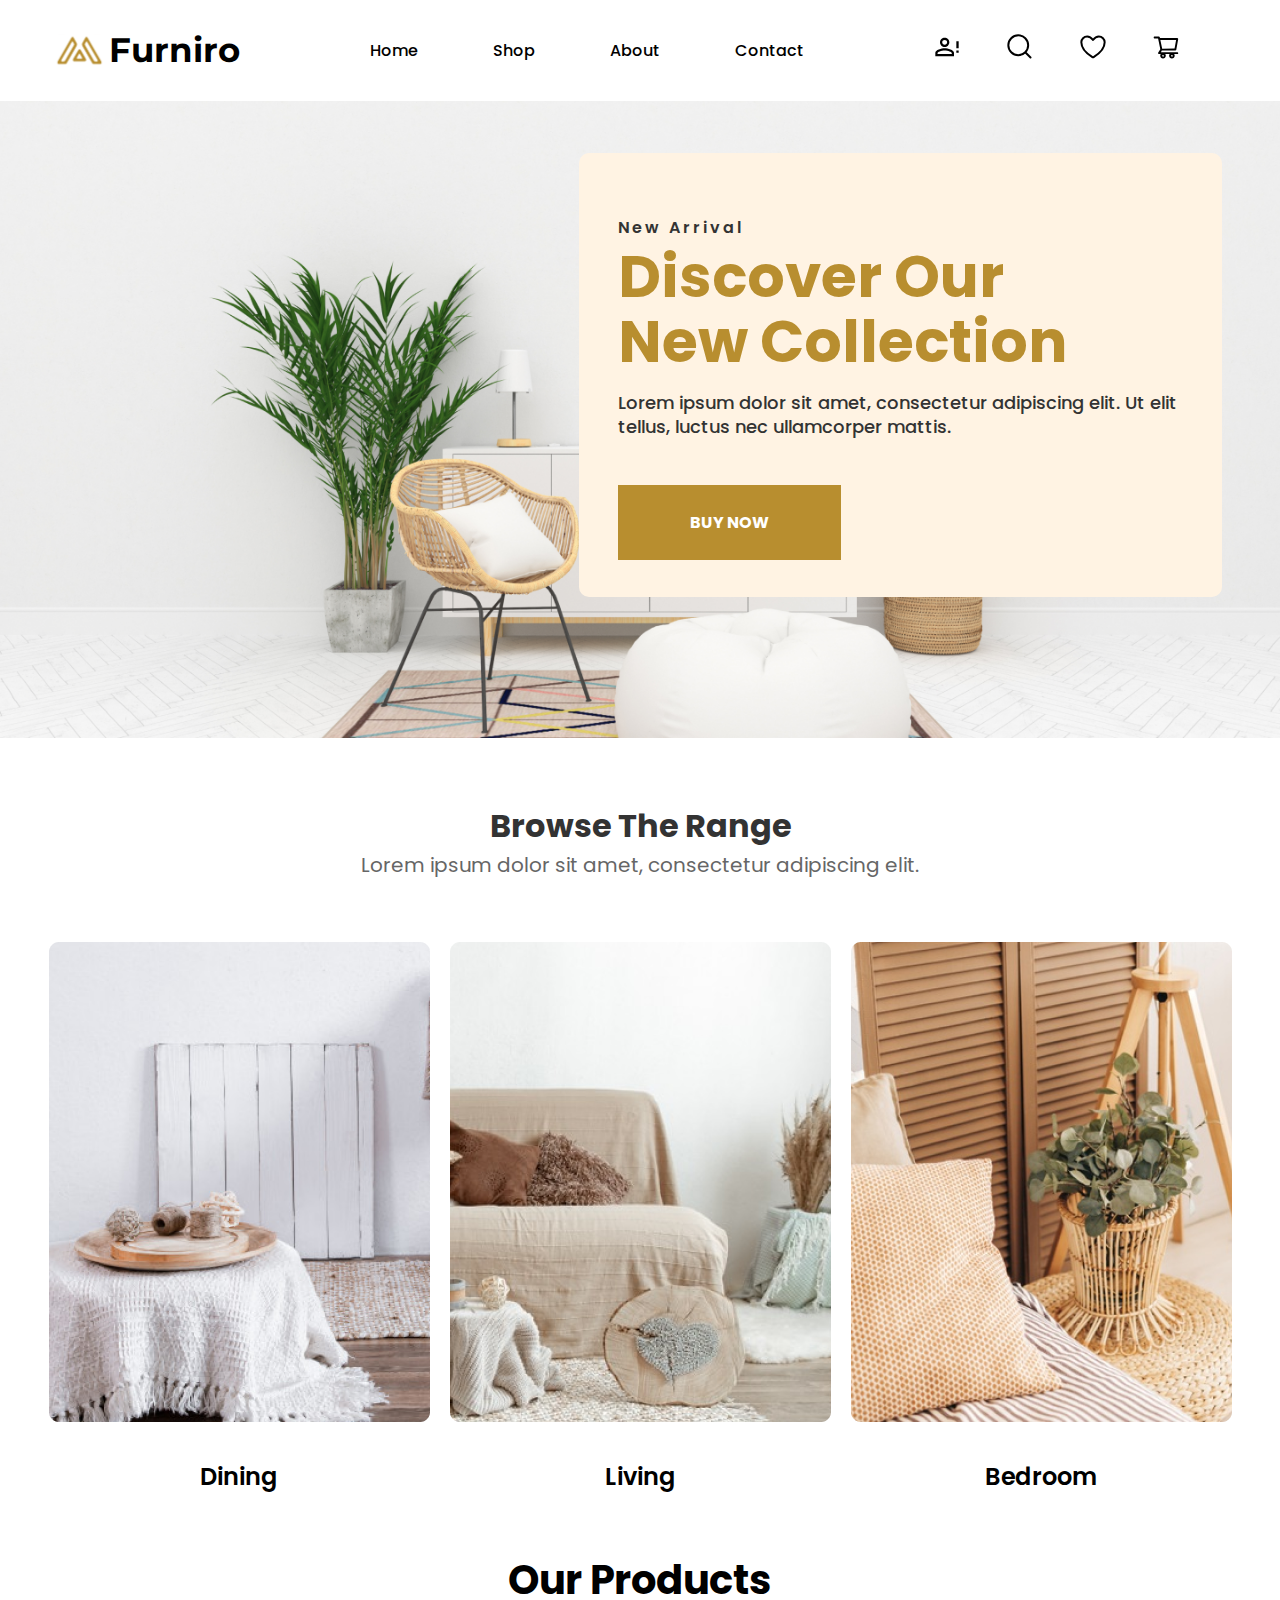
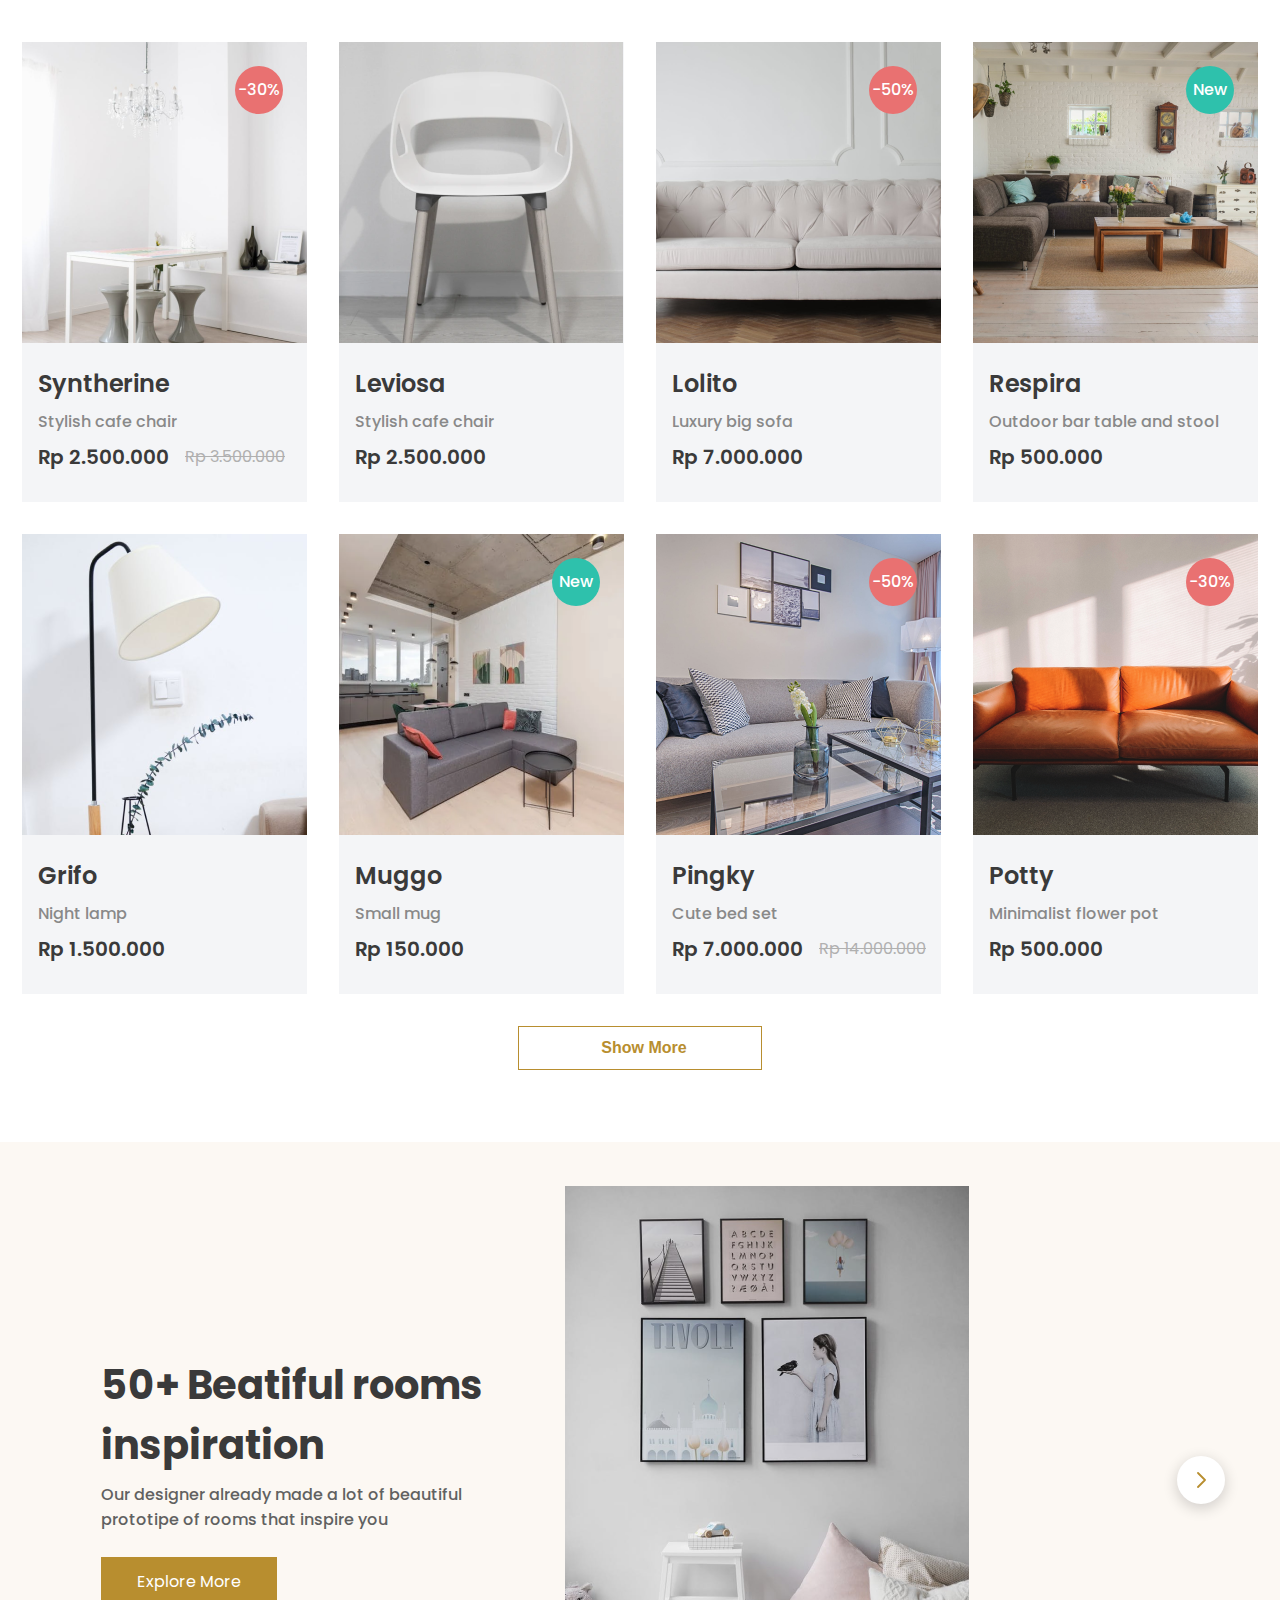
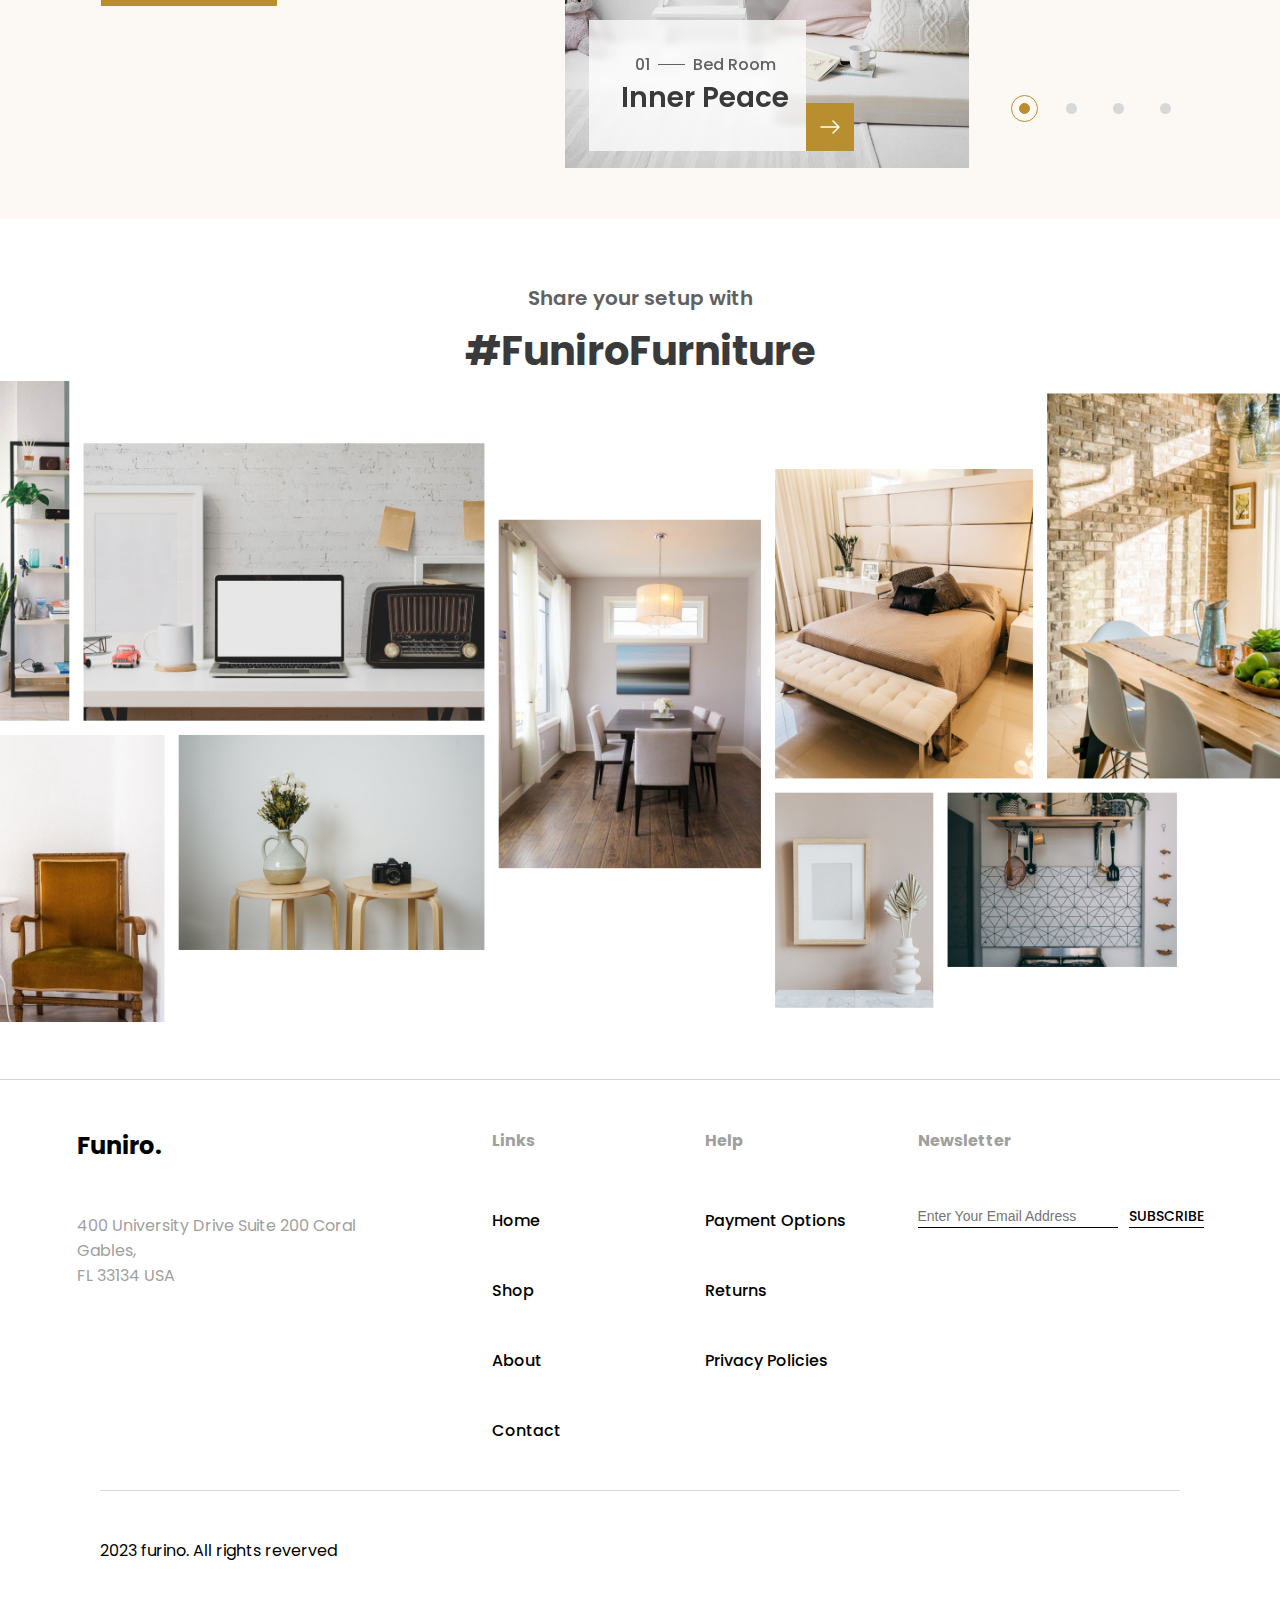
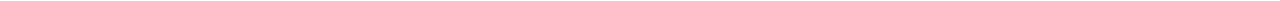
<file: index.html>
<!DOCTYPE html>
<html lang="en">

<head>
  <meta charset="UTF-8">
  <meta name="viewport" content="width=device-width, initial-scale=1.0">
  <title>Document</title>
  <link rel="stylesheet" href="global.css">
  <link rel="stylesheet" href="index.css">
</head>

<body>
  <header class="header">
    <a href="index.html" class="header-logo">
      <img alt="logo" src="img/Meubel House_Logos-05.svg">
      <div>Furniro</div>
    </a>
    <nav class="header-nav">
      <a href="index.html">Home</a>
      <a href="shop.html">Shop</a>
      <a href="about.html">About</a>
      <a href="contact.html">Contact</a>
    </nav>
    <div class="header-options">
      <a href="#"><img src="img/mdi_account-alert-outline.svg"></a>
      <a href="#"><img src="img/akar-icons_search.svg"></a>
      <a href="#"><img src="img/akar-icons_heart.svg"></a>
      <a href="#"><img src="img/ant-design_shopping-cart-outlined.svg"></a>
    </div>
  </header>
  <section class="plant">
    <img class="plant-picture" alt="plant" src="img/scandinavian-interior-mockup-wall-decal-background 1.png">
    <div class="plant-collection">
      <p class="plant-subtitle">New Arrival</p>
      <h2 class="plant-title">Discover Our <br> New Collection</h2>
      <p class="plant-text">Lorem ipsum dolor sit amet, consectetur adipiscing elit. Ut elit tellus, luctus nec
        ullamcorper mattis.</p>
      <a class="button" href="#">BUY NOW</a>
    </div>
  </section>
  <section class="range">
    <div class="range-info">
      <h2 class="range-title">Browse The Range</h2>
      <p class="range-text">Lorem ipsum dolor sit amet, consectetur adipiscing elit.</p>
    </div>
    <div class="range-select">
      <div class="range-dine">
        <img src="img/Dining.png">
        <h3>Dining</h3>
      </div>
      <div class="range-dine">
        <img src="img/Image-living room.png">
        <h3>Living</h3>
      </div>
      <div class="range-dine">
        <img src="img/Bedroom.png">
        <h3>Bedroom</h3>
      </div>
    </div>
  </section>
  <section class="products">
    <h1 class="products-title">Our Products</h1>
    <div class="product-list">
      <div class="product-card">
        <img src="img/Syltherine.png">
        <div class="product-tag">-30%</div>
        <div class="product-info">
          <h2>Syntherine</h2>
          <p>Stylish cafe chair</p>
          <div class="product-price">
            <span class="price-currnet">Rp 2.500.000</span>
            <span class="price-original">Rp 3.500.000</span>
          </div>
        </div>
        <div class="product-overlay">
          <button class="product-cart">Add to cart</button>
          <div class="product-links">
            <button><img src="img/gridicons_share.svg">Share</button>
            <button><img src="img/compare-svgrepo-com 1.svg">Compare</button>
            <button><img src="img/Heart.svg">Like</button>
          </div>
        </div>
      </div>
      <div class="product-card">
        <img src="img/Leviosa.png">
        <div class="product-info">
          <h2>Leviosa</h2>
          <p>Stylish cafe chair</p>
          <div class="product-price">
            <span class="price-currnet">Rp 2.500.000</span>
          </div>
        </div>
        <div class="product-overlay">
          <button class="product-cart">Add to cart</button>
          <div class="product-links">
            <button><img src="img/gridicons_share.svg">Share</button>
            <button><img src="img/compare-svgrepo-com 1.svg">Compare</button>
            <button><img src="img/Heart.svg">Like</button>
          </div>
        </div>
      </div>
      <div class="product-card">
        <img src="img/Lolito.png">
        <div class="product-tag">-50%</div>
        <div class="product-info">
          <h2>Lolito</h2>
          <p>Luxury big sofa</p>
          <div class="product-price">
            <span class="price-currnet">Rp 7.000.000</span>
          </div>
        </div>
        <div class="product-overlay">
          <button class="product-cart">Add to cart</button>
          <div class="product-links">
            <button><img src="img/gridicons_share.svg">Share</button>
            <button><img src="img/compare-svgrepo-com 1.svg">Compare</button>
            <button><img src="img/Heart.svg">Like</button>
          </div>
        </div>
      </div>
      <div class="product-card">
        <img src="img/Respira.png">
        <div class="product-tag new-tag">New</div>
        <div class="product-info">
          <h2>Respira</h2>
          <p>Outdoor bar table and stool</p>
          <div class="product-price">
            <span class="price-currnet">Rp 500.000</span>
          </div>
        </div>
        <div class="product-overlay">
          <button class="product-cart">Add to cart</button>
          <div class="product-links">
            <button><img src="img/gridicons_share.svg">Share</button>
            <button><img src="img/compare-svgrepo-com 1.svg">Compare</button>
            <button><img src="img/Heart.svg">Like</button>
          </div>
        </div>
      </div>
      <div class="product-card">
        <img src="img/Grifo.png">
        <div class="product-info">
          <h2>Grifo</h2>
          <p>Night lamp</p>
          <div class="product-price">
            <span class="price-currnet">Rp 1.500.000</span>
          </div>
        </div>
        <div class="product-overlay">
          <button class="product-cart">Add to cart</button>
          <div class="product-links">
            <button><img src="img/gridicons_share.svg">Share</button>
            <button><img src="img/compare-svgrepo-com 1.svg">Compare</button>
            <button><img src="img/Heart.svg">Like</button>
          </div>
        </div>
      </div>
      <div class="product-card">
        <img src="img/Muggo.png">
        <div class="product-tag new-tag">New</div>
        <div class="product-info">
          <h2>Muggo</h2>
          <p>Small mug</p>
          <div class="product-price">
            <span class="price-currnet">Rp 150.000</span>
          </div>
        </div>
        <div class="product-overlay">
          <button class="product-cart">Add to cart</button>
          <div class="product-links">
            <button><img src="img/gridicons_share.svg">Share</button>
            <button><img src="img/compare-svgrepo-com 1.svg">Compare</button>
            <button><img src="img/Heart.svg">Like</button>
          </div>
        </div>
      </div>
      <div class="product-card">
        <img src="img/Pingky.png">
        <div class="product-tag">-50%</div>
        <div class="product-info">
          <h2>Pingky</h2>
          <p>Cute bed set</p>
          <div class="product-price">
            <span class="price-currnet">Rp 7.000.000</span>
            <span class="price-original">Rp 14.000.000</span>
          </div>
        </div>
        <div class="product-overlay">
          <button class="product-cart">Add to cart</button>
          <div class="product-links">
            <button><img src="img/gridicons_share.svg">Share</button>
            <button><img src="img/compare-svgrepo-com 1.svg">Compare</button>
            <button><img src="img/Heart.svg">Like</button>
          </div>
        </div>
      </div>
      <div class="product-card">
        <img src="img/Potty.png">
        <div class="product-tag">-30%</div>
        <div class="product-info">
          <h2>Potty</h2>
          <p>Minimalist flower pot</p>
          <div class="product-price">
            <span class="price-currnet">Rp 500.000</span>
          </div>
        </div>
        <div class="product-overlay">
          <button class="product-cart">Add to cart</button>
          <div class="product-links">
            <button><img src="img/gridicons_share.svg">Share</button>
            <button><img src="img/compare-svgrepo-com 1.svg">Compare</button>
            <button><img src="img/Heart.svg">Like</button>
          </div>
        </div>
      </div>
    </div>
    <button class="product-more">Show More</button>
  </section>
  <section class="inspiration">
    <div class="rooms-info">
      <h2>50+ Beatiful rooms <br> inspiration</h2>
      <p>Our designer already made a lot of beautiful prototipe of rooms that inspire you</p>
      <a class="room-explore">Explore More</a>
    </div>
    <div class="inspiration-rooms">
      <img src="img/Paintings.png">
      <div class="room-content">
        <div class="room-detail">
          <h3>01 <div class="small-block"></div> Bed Room</h3>
          <h2>Inner Peace</h2>
        </div>
        <a class="room-next"><img src="img/Right 16px.svg"></a>
      </div>
    </div>
    <div class="room-buttons">
      <div class="active"><button></button></div>
      <div><button></button></div>
      <div><button></button></div>
      <div><button></button></div>
    </div>
    <button class="room-section"><img src="img/Line.svg"></button>
  </section>
  <section class="furniture">
    <h3 class="furniture-title">Share your setup with</h3>
    <h2 class="furniture-subtitle">#FuniroFurniture</h2>
    <img src="img/Multimg.png">
  </section>
  <footer class="footer">
    <div class="footer-top"> 
      <div class="footer-location">
        <h2>Funiro.</h2>
        <p>400 University Drive Suite 200 Coral <br> Gables, <br>
          FL 33134 USA</p>
      </div>
      <div class="footer-links">
        <h3 class="links">Links</h3>
        <ul>
          <li><a href="#">Home</a></li>
          <li><a href="#">Shop</a></li>
          <li><a href="#">About</a></li>
          <li><a href="#">Contact</a></li>
        </ul>
      </div>
      <div class="footer-help">
        <h3 class="help">Help</h3>
        <ul>
          <li><a href="#">Payment Options</a></li>
          <li><a href="#">Returns</a></li>
          <li><a href="#">Privacy Policies</a></li>
        </ul>
      </div>
      <div class="footer-newsteller">
        <h3>Newsletter</h3>
        <form><input placeholder="Enter Your Email Address" type="text"><button>SUBSCRIBE</button></form>
      </div>
    </div>
    <div class="footer-rights">
      2023 furino. All rights reverved
    </div>
  </footer>
</body>

</html>
</file>
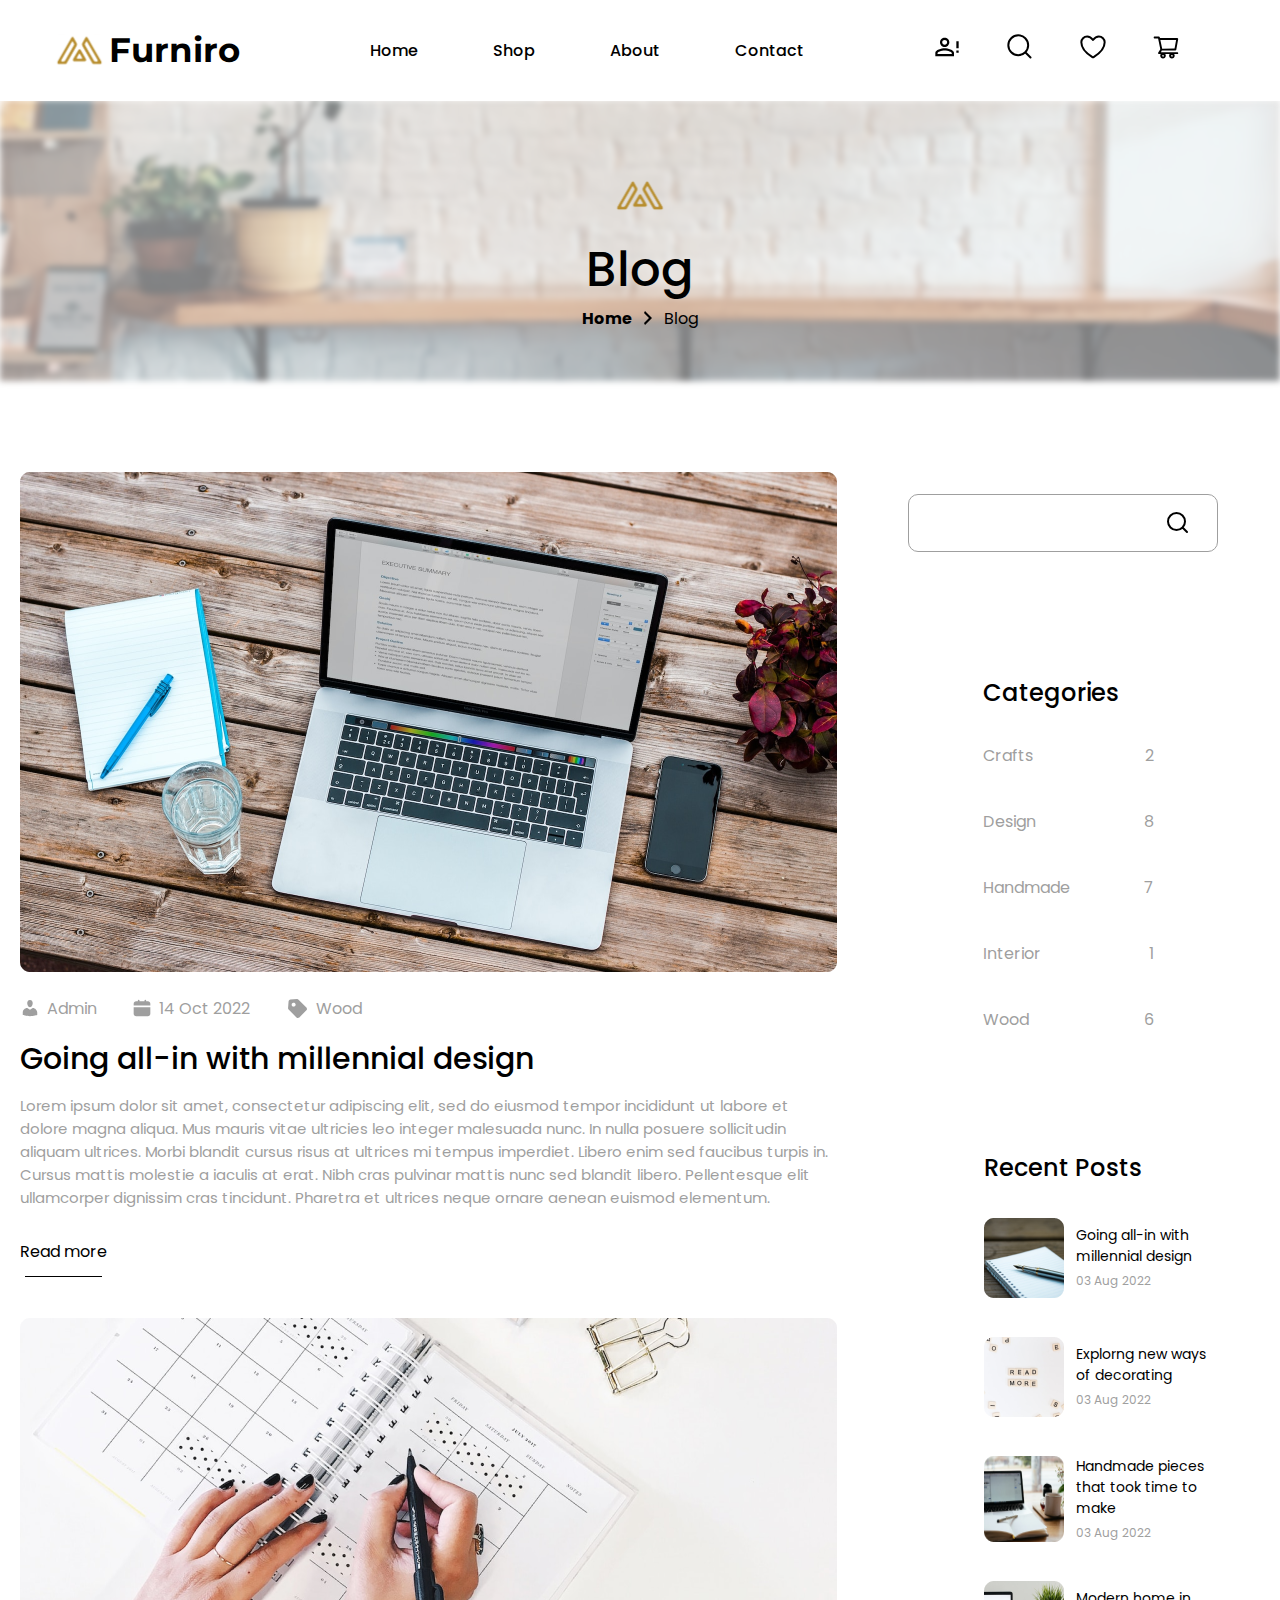
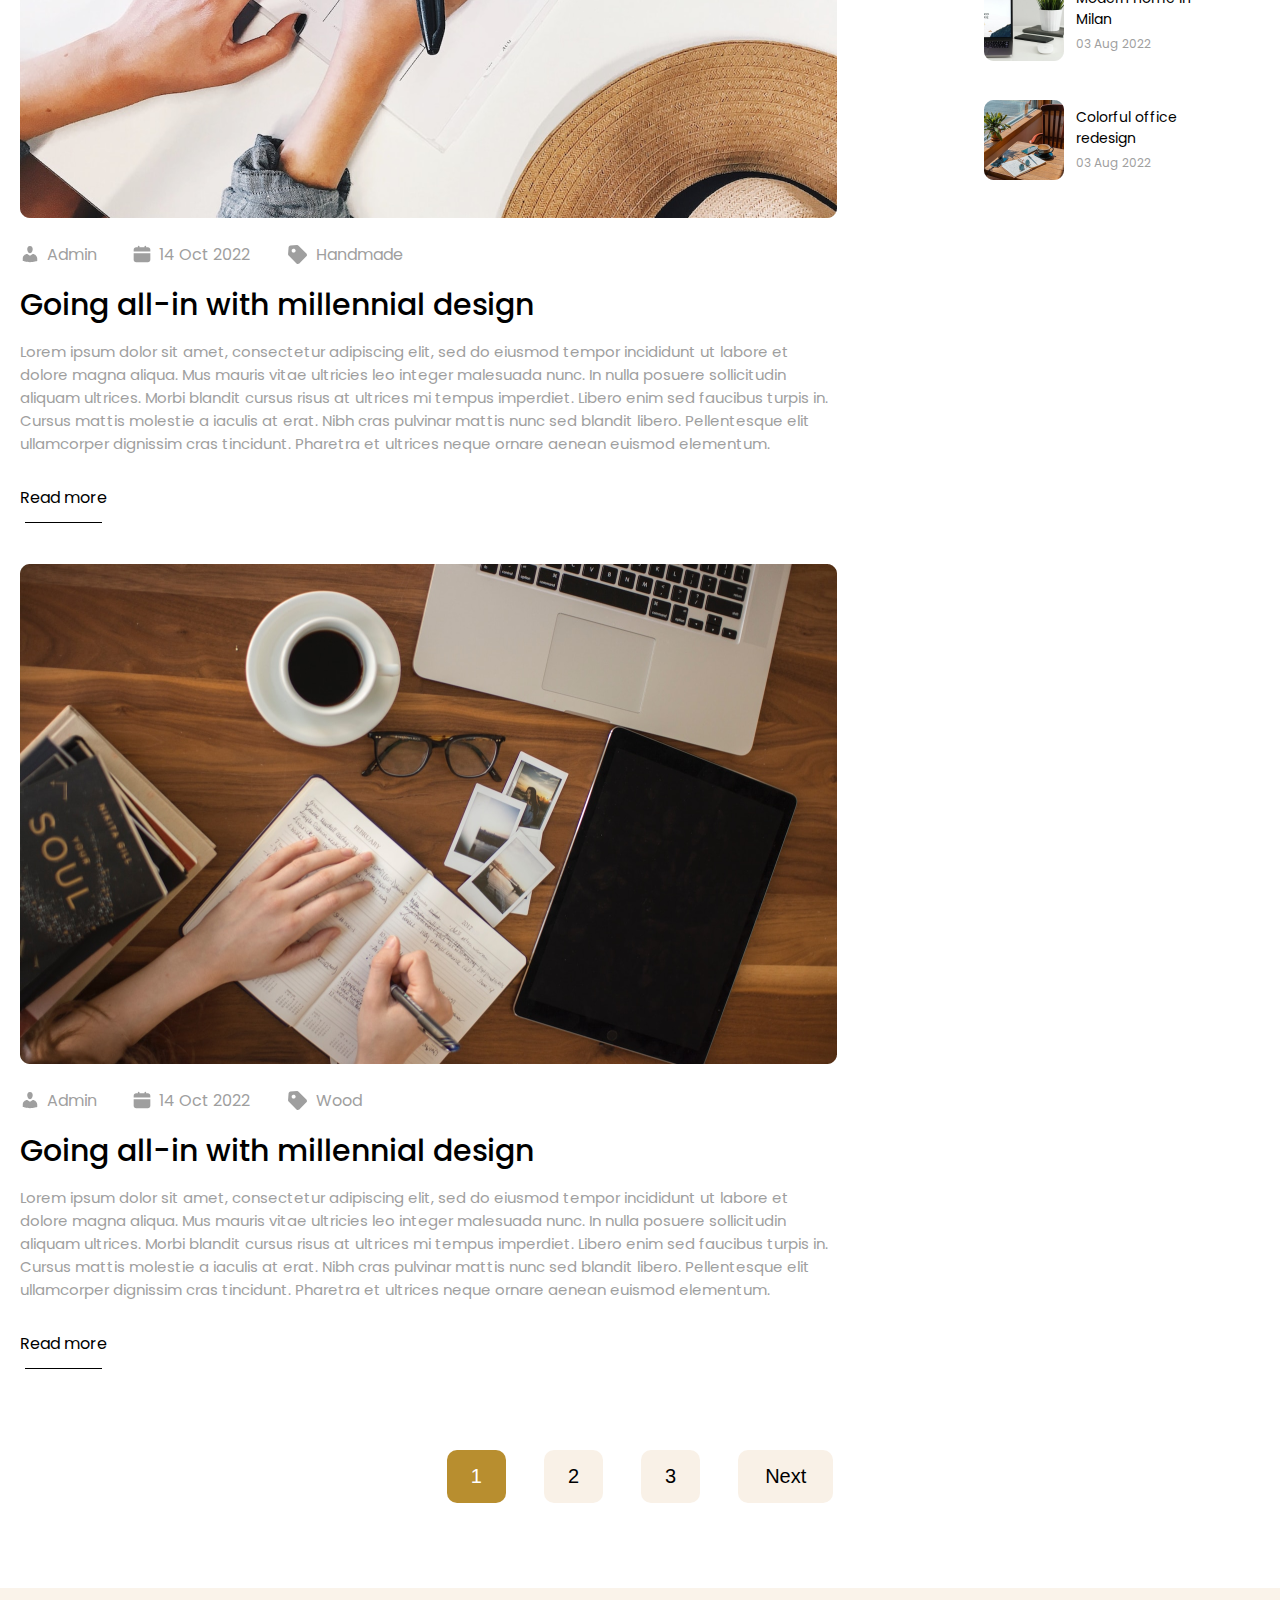
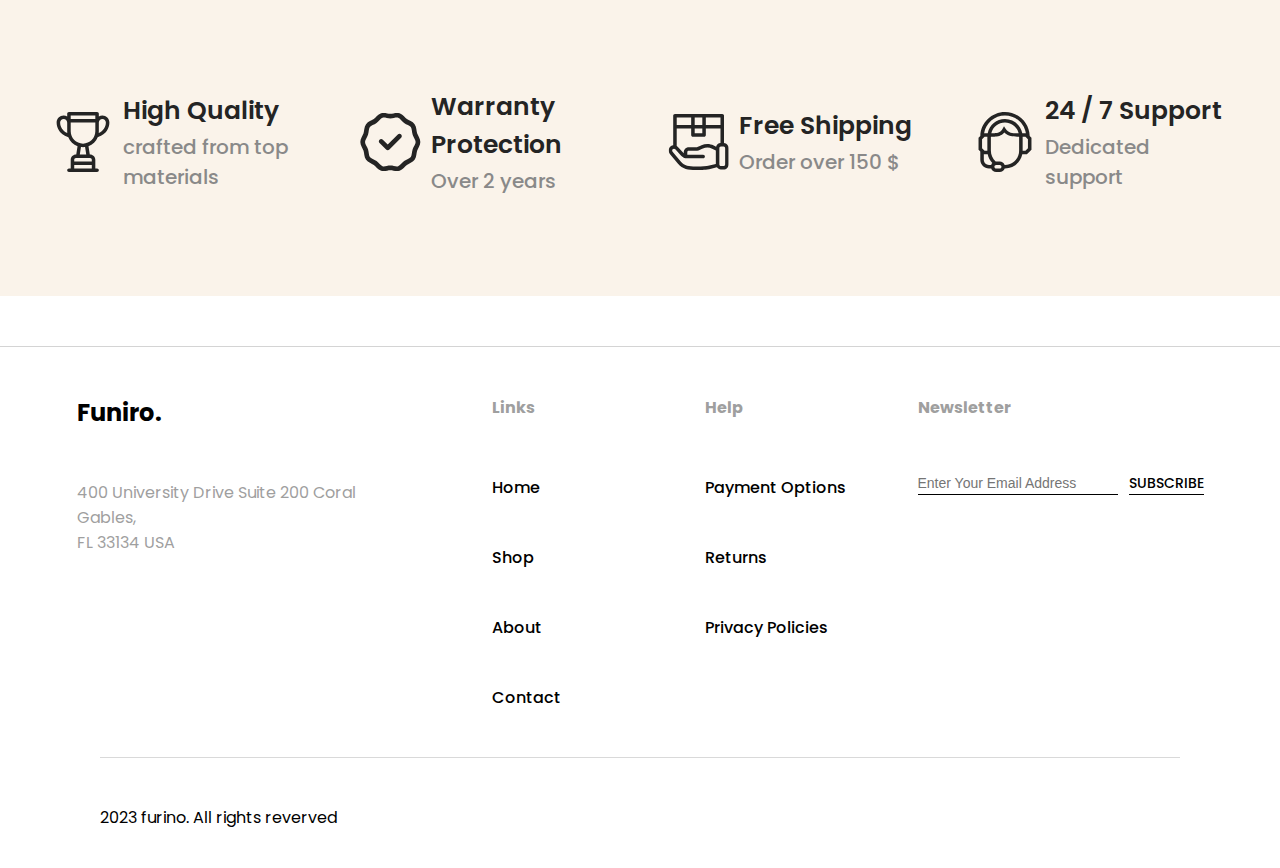
<file: blog.html>
<!DOCTYPE html>
<html lang="en">
  <head>
    <meta charset="UTF-8" />
    <meta name="viewport" content="width=device-width, initial-scale=1.0" />
    <title>Document</title>
    <link rel="stylesheet" href="global.css" />
    <link rel="stylesheet" href="blog.css" />
  </head>

  <body>
    <header class="header">
      <a href="index.html" class="header-logo">
        <img alt="logo" src="img/Meubel House_Logos-05.svg" />
        <div>Furniro</div>
      </a>
      <nav class="header-nav">
        <a href="index.html">Home</a>
        <a href="shop.html">Shop</a>
        <a href="about.html">About</a>
        <a href="contact.html">Contact</a>
      </nav>
      <div class="header-options">
        <a href="#"><img src="img/mdi_account-alert-outline.svg" /></a>
        <a href="#"><img src="img/akar-icons_search.svg" /></a>
        <a href="#"><img src="img/akar-icons_heart.svg" /></a>
        <a href="#"><img src="img/ant-design_shopping-cart-outlined.svg" /></a>
      </div>
    </header>
    <section class="banner">
      <img class="banner-img" src="img/bgshop.png" />
      <div class="banner-text">
        <img src="img/Meubel House_Logos.svg" />
        <h2>Blog</h2>
        <div class="breadcrumbs">
          <b>Home</b>
          <img src="img/dashicons_arrow-down-alt2.svg" />
          <span>Blog</span>
        </div>
      </div>
    </section>
    <section class="blog-posts">
      <div class="active-blogs">
        <div class="new-blogs">
          <article class="post">
            <img src="img/Rectangle 68.png" />
            <div class="blog-info">
              <div class="tag">
                <img src="img/dashicons_admin-users.svg" />
                <span>Admin</span>
              </div>
              <div class="tag">
                <img src="img/uis_calender.svg" />
                <span>14 Oct 2022</span>
              </div>
              <div class="tag">
                <img src="img/ci_tag.svg" />
                <span>Wood</span>
              </div>
            </div>
            <h3>Going all-in with millennial design</h3>
            <p>
              Lorem ipsum dolor sit amet, consectetur adipiscing elit, sed do
              eiusmod tempor incididunt ut labore et dolore magna aliqua. Mus
              mauris vitae ultricies leo integer malesuada nunc. In nulla
              posuere sollicitudin aliquam ultrices. Morbi blandit cursus risus
              at ultrices mi tempus imperdiet. Libero enim sed faucibus turpis
              in. Cursus mattis molestie a iaculis at erat. Nibh cras pulvinar
              mattis nunc sed blandit libero. Pellentesque elit ullamcorper
              dignissim cras tincidunt. Pharetra et ultrices neque ornare aenean
              euismod elementum.
            </p>
            <a href="#">Read more</a>
          </article>
          <article class="post">
            <img src="img/Rectangle 68 (1).png" />
            <div class="blog-info">
              <div class="tag">
                <img src="img/dashicons_admin-users.svg" />
                <span>Admin</span>
              </div>
              <div class="tag">
                <img src="img/uis_calender.svg" />
                <span>14 Oct 2022</span>
              </div>
              <div class="tag">
                <img src="img/ci_tag.svg" />
                <span>Handmade</span>
              </div>
            </div>
            <h3>Going all-in with millennial design</h3>
            <p>
              Lorem ipsum dolor sit amet, consectetur adipiscing elit, sed do
              eiusmod tempor incididunt ut labore et dolore magna aliqua. Mus
              mauris vitae ultricies leo integer malesuada nunc. In nulla
              posuere sollicitudin aliquam ultrices. Morbi blandit cursus risus
              at ultrices mi tempus imperdiet. Libero enim sed faucibus turpis
              in. Cursus mattis molestie a iaculis at erat. Nibh cras pulvinar
              mattis nunc sed blandit libero. Pellentesque elit ullamcorper
              dignissim cras tincidunt. Pharetra et ultrices neque ornare aenean
              euismod elementum.
            </p>
            <a href="#">Read more</a>
          </article>
          <article class="post">
            <img src="img/Rectangle 68 (2).png" />
            <div class="blog-info">
              <div class="tag">
                <img src="img/dashicons_admin-users.svg" />
                <span>Admin</span>
              </div>
              <div class="tag">
                <img src="img/uis_calender.svg" />
                <span>14 Oct 2022</span>
              </div>
              <div class="tag">
                <img src="img/ci_tag.svg" />
                <span>Wood</span>
              </div>
            </div>
            <h3>Going all-in with millennial design</h3>
            <p>
              Lorem ipsum dolor sit amet, consectetur adipiscing elit, sed do
              eiusmod tempor incididunt ut labore et dolore magna aliqua. Mus
              mauris vitae ultricies leo integer malesuada nunc. In nulla
              posuere sollicitudin aliquam ultrices. Morbi blandit cursus risus
              at ultrices mi tempus imperdiet. Libero enim sed faucibus turpis
              in. Cursus mattis molestie a iaculis at erat. Nibh cras pulvinar
              mattis nunc sed blandit libero. Pellentesque elit ullamcorper
              dignissim cras tincidunt. Pharetra et ultrices neque ornare aenean
              euismod elementum.
            </p>
            <a href="#">Read more</a>
          </article>
        </div>
        <div class="blog-category">
          <div class="searchbar">
            <input type="text" /><img src="img/akar-icons_search (1).svg" />
          </div>
          <div class="common-blogs">
            <h2>Categories</h2>
            <div class="search-result">
              <span>Crafts</span>
              <span>2</span>
            </div>
            <div class="search-result">
              <span>Design</span>
              <span>8</span>
            </div>
            <div class="search-result">
              <span>Handmade</span>
              <span>7</span>
            </div>
            <div class="search-result">
              <span>Interior</span>
              <span>1</span>
            </div>
            <div class="search-result">
              <span>Wood</span>
              <span>6</span>
            </div>
          </div>
          <div class="recent-blogs">
            <h2>Recent Posts</h2>
            <a href="#">
              <img src="img/Rectangle 69 (1).png" />
              <div class="detail-blog">
                <p>
                  Going all-in with <br>
                  millennial design
                </p>
                <span>03 Aug 2022</span>
              </div>
            </a>
            <a href="#">
              <img src="img/Rectangle 69 (2).png" />
              <div class="detail-blog">
                <p>
                  Explorng new ways <br>
                  of decorating
                </p>
                <span>03 Aug 2022</span>
              </div>
            </a>
            <a href="#">
              <img src="img/Rectangle 69 (3).png" />
              <div class="detail-blog">
                <p>
                  Handmade pieces <br>
                  that took time to make
                </p>
                <span>03 Aug 2022</span>
              </div>
            </a>
            <a href="#">
              <img src="img/Rectangle 69 (4).png" />
              <div class="detail-blog">
                <p>
                  Modern home in <br>
                  Milan
                </p>
                <span>03 Aug 2022</span>
              </div>
            </a>
            <a href="#">
              <img src="img/Rectangle 69 (5).png" />
              <div class="detail-blog">
                <p>
                  Colorful office <br>
                  redesign
                </p>
                <span>03 Aug 2022</span>
              </div>
            </a>
          </div>
        </div>
      </div>
      </section>
      <section>
      <div class="pagination-buttons">
        <button class="active">1</button>
        <button>2</button>
        <button>3</button>
        <button class="next-section">Next</button>
      </div>
      </section>
      <section class="company-info">
    <div class="company-block">
      <img src="img/trophy 1.svg">
      <div>
        <h2>High Quality</h2>
        <p>crafted from top materials</p>
      </div>
    </div>
    <div class="company-block">
      <img src="img/Group.svg">
      <div>
        <h2>Warranty Protection</h2>
        <p>Over 2 years</p>
      </div>
    </div>
    <div class="company-block">
      <img src="img/shipping.svg">
      <div>
        <h2>Free Shipping</h2>
        <p>Order over 150 $</p>
      </div>
    </div>
    <div class="company-block">
      <img src="img/customer-support.svg">
      <div>
        <h2>24 / 7 Support</h2>
        <p>Dedicated support</p>
      </div>
    </div>
  </section>
    <footer class="footer">
      <div class="footer-top">
        <div class="footer-location">
          <h2>Funiro.</h2>
          <p>
            400 University Drive Suite 200 Coral<br />Gables,<br />FL 33134 USA
          </p>
        </div>
        <div class="footer-links">
          <h3 class="links">Links</h3>
          <ul>
            <li><a href="#">Home</a></li>
            <li><a href="#">Shop</a></li>
            <li><a href="#">About</a></li>
            <li><a href="#">Contact</a></li>
          </ul>
        </div>
        <div class="footer-help">
          <h3 class="help">Help</h3>
          <ul>
            <li><a href="#">Payment Options</a></li>
            <li><a href="#">Returns</a></li>
            <li><a href="#">Privacy Policies</a></li>
          </ul>
        </div>
        <div class="footer-newsteller">
          <h3>Newsletter</h3>
          <form>
            <input placeholder="Enter Your Email Address" type="text" /><button>
              SUBSCRIBE
            </button>
          </form>
        </div>
      </div>
      <div class="footer-rights">2023 furino. All rights reverved</div>
    </footer>
  </body>
</html>
</file>
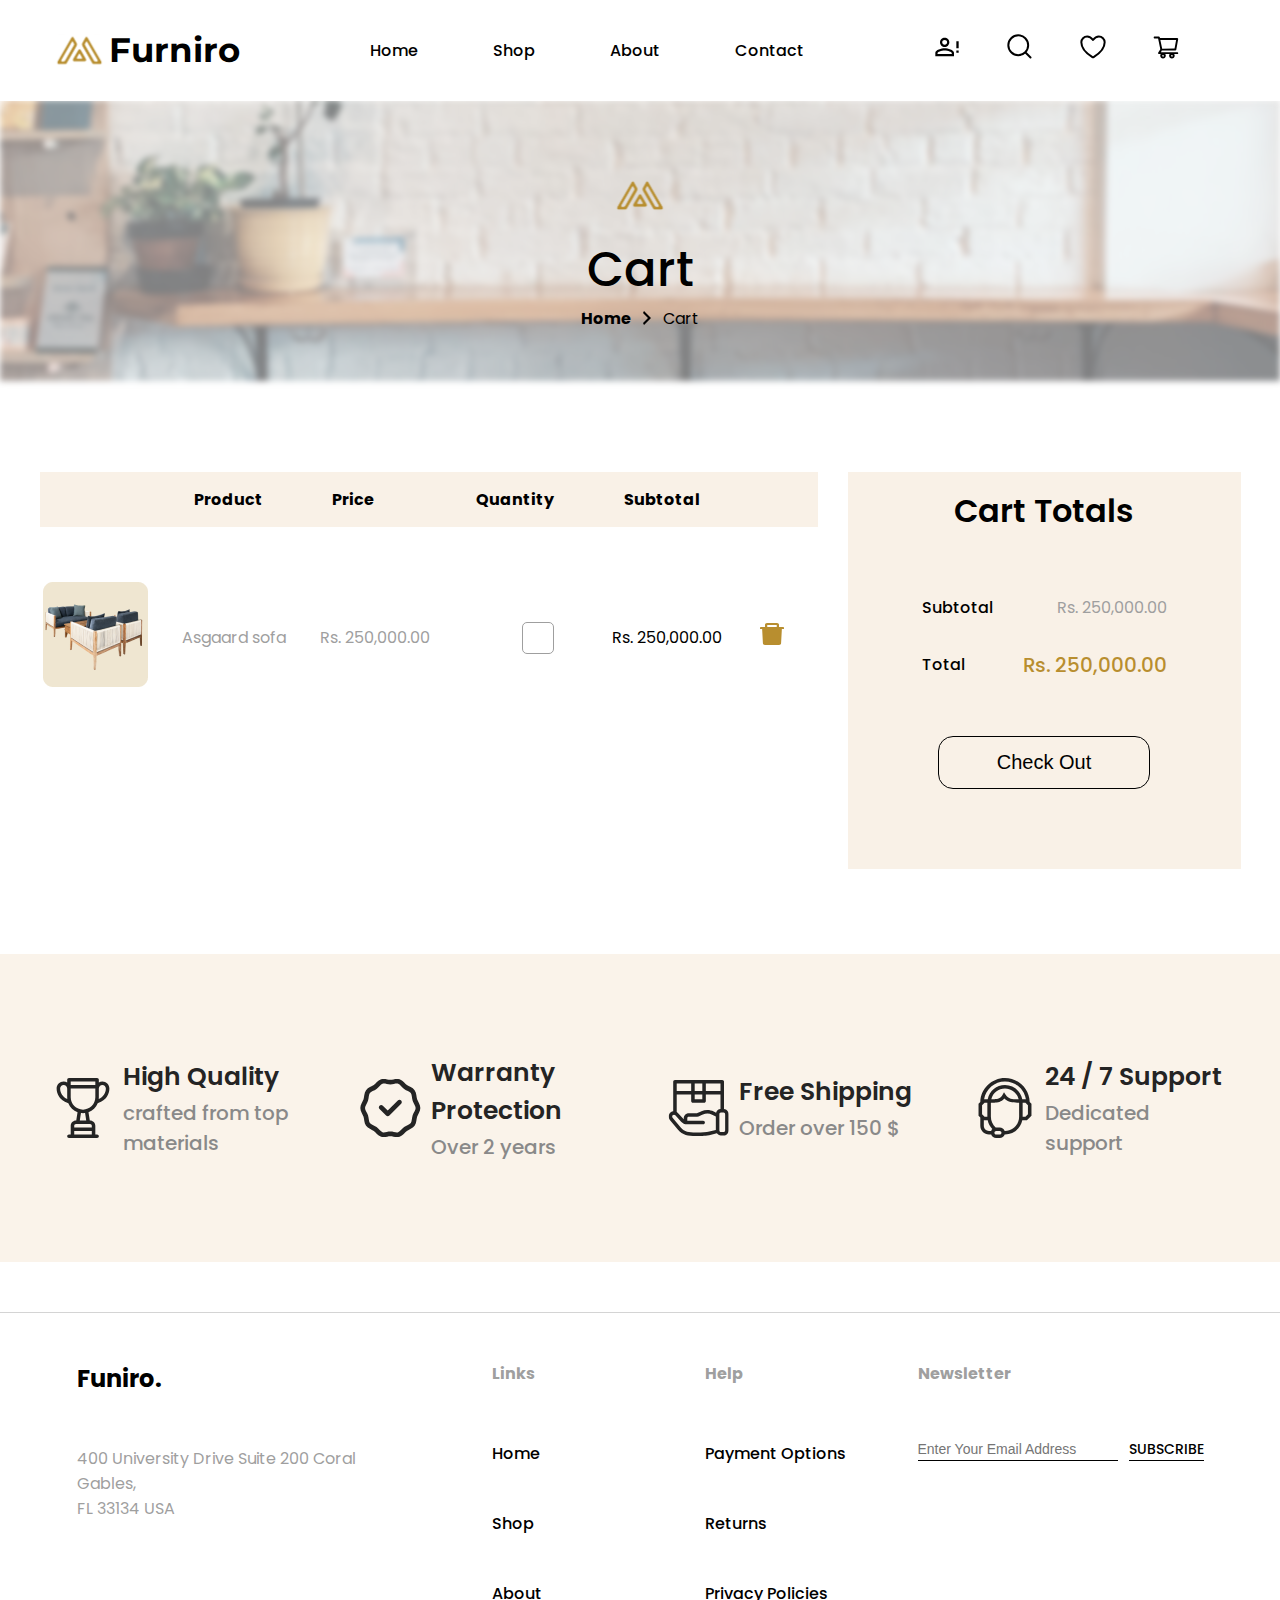
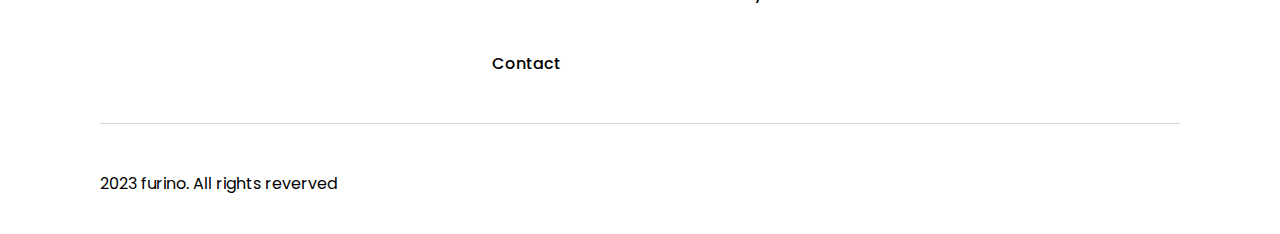
<file: cart.html>
<!DOCTYPE html>
<html lang="en">

<head>
  <meta charset="UTF-8">
  <meta name="viewport" content="width=device-width, initial-scale=1.0">
  <title>Document</title>
  <link rel="stylesheet" href="global.css">
  <link rel="stylesheet" href="cart.css">
</head>

<body>
  <header class="header">
    <a href="index.html" class="header-logo">
      <img alt="logo" src="img/Meubel House_Logos-05.svg">
      <div>Furniro</div>
    </a>
    <nav class="header-nav">
      <a href="index.html">Home</a>
      <a href="shop.html">Shop</a>
      <a href="about.html">About</a>
      <a href="contact.html">Contact</a>
    </nav>
    <div class="header-options">
      <a href="#"><img src="img/mdi_account-alert-outline.svg"></a>
      <a href="#"><img src="img/akar-icons_search.svg"></a>
      <a href="#"><img src="img/akar-icons_heart.svg"></a>
      <a href="#"><img src="img/ant-design_shopping-cart-outlined.svg"></a>
    </div>
  </header>
  <section class="banner">
    <img class="banner-img" src="img/bgshop.png">
    <div class="banner-text">
      <img src="img/Meubel House_Logos.svg">
      <h2>Cart</h2>
      <div class="breadcrumbs">
        <b>Home</b>
        <img src="img/dashicons_arrow-down-alt2.svg">
        <span>Cart</span>
      </div>
    </div>
  </section>
  <section class="cart">
    <table class="products-cart">
      <tr class="background">
        <th>
          <div></div>
        </th>
        <th>
          <div>
            Product
          </div>
        </th>
        <th>
          <div>
            Price
          </div>
        </th>
        <th>
          <div>
            Quantity
          </div>
        </th>
        <th>
          <div>
            Subtotal
          </div>
        </th>
        <th>
          <div></div>
        </th>
      </tr>
      <tr>
        <td><img src="img/Group 146.png"></td>
        <td class="product-final">Asgaard sofa</td>
        <td class="item-price">Rs. 250,000.00</td>
        <td class="number-inputer"><input type="number"></td>
        <td class="product-finalprice">Rs. 250,000.00</td>
        <td><img src="img/ant-design_delete-filled.svg"></td>
      </tr>
    </table>
    <div class="cart-total">
      <h2>Cart Totals</h2>
      <table>
        <tr>
          <td class="in-total">Subtotal</td>
          <td class="sub">Rs. 250,000.00</td>
        </tr>
        <tr>
          <td class="in-total">Total</td>
          <td class="highlighted">Rs. 250,000.00</td>
        </tr>
      </table>
      <button class="checkout-button">Check Out</button>
    </div>
  </section>
  <section class="company-info">
    <div class="company-block">
      <img src="img/trophy 1.svg">
      <div>
        <h2>High Quality</h2>
        <p>crafted from top materials</p>
      </div>
    </div>
    <div class="company-block">
      <img src="img/Group.svg">
      <div>
        <h2>Warranty Protection</h2>
        <p>Over 2 years</p>
      </div>
    </div>
    <div class="company-block">
      <img src="img/shipping.svg">
      <div>
        <h2>Free Shipping</h2>
        <p>Order over 150 $</p>
      </div>
    </div>
    <div class="company-block">
      <img src="img/customer-support.svg">
      <div>
        <h2>24 / 7 Support</h2>
        <p>Dedicated support</p>
      </div>
    </div>
  </section>
  <footer class="footer">
    <div class="footer-top">
      <div class="footer-location">
        <h2>Funiro.</h2>
        <p>400 University Drive Suite 200 Coral<br>Gables,<br>FL 33134 USA</p>
      </div>
      <div class="footer-links">
        <h3 class="links">Links</h3>
        <ul>
          <li><a href="#">Home</a></li>
          <li><a href="#">Shop</a></li>
          <li><a href="#">About</a></li>
          <li><a href="#">Contact</a></li>
        </ul>
      </div>
      <div class="footer-help">
        <h3 class="help">Help</h3>
        <ul>
          <li><a href="#">Payment Options</a></li>
          <li><a href="#">Returns</a></li>
          <li><a href="#">Privacy Policies</a></li>
        </ul>
      </div>
      <div class="footer-newsteller">
        <h3>Newsletter</h3>
        <form><input placeholder="Enter Your Email Address" type="text"><button>SUBSCRIBE</button></form>
      </div>
    </div>
    <div class="footer-rights">
      2023 furino. All rights reverved
    </div>
  </footer>
</body>

</html>
</file>
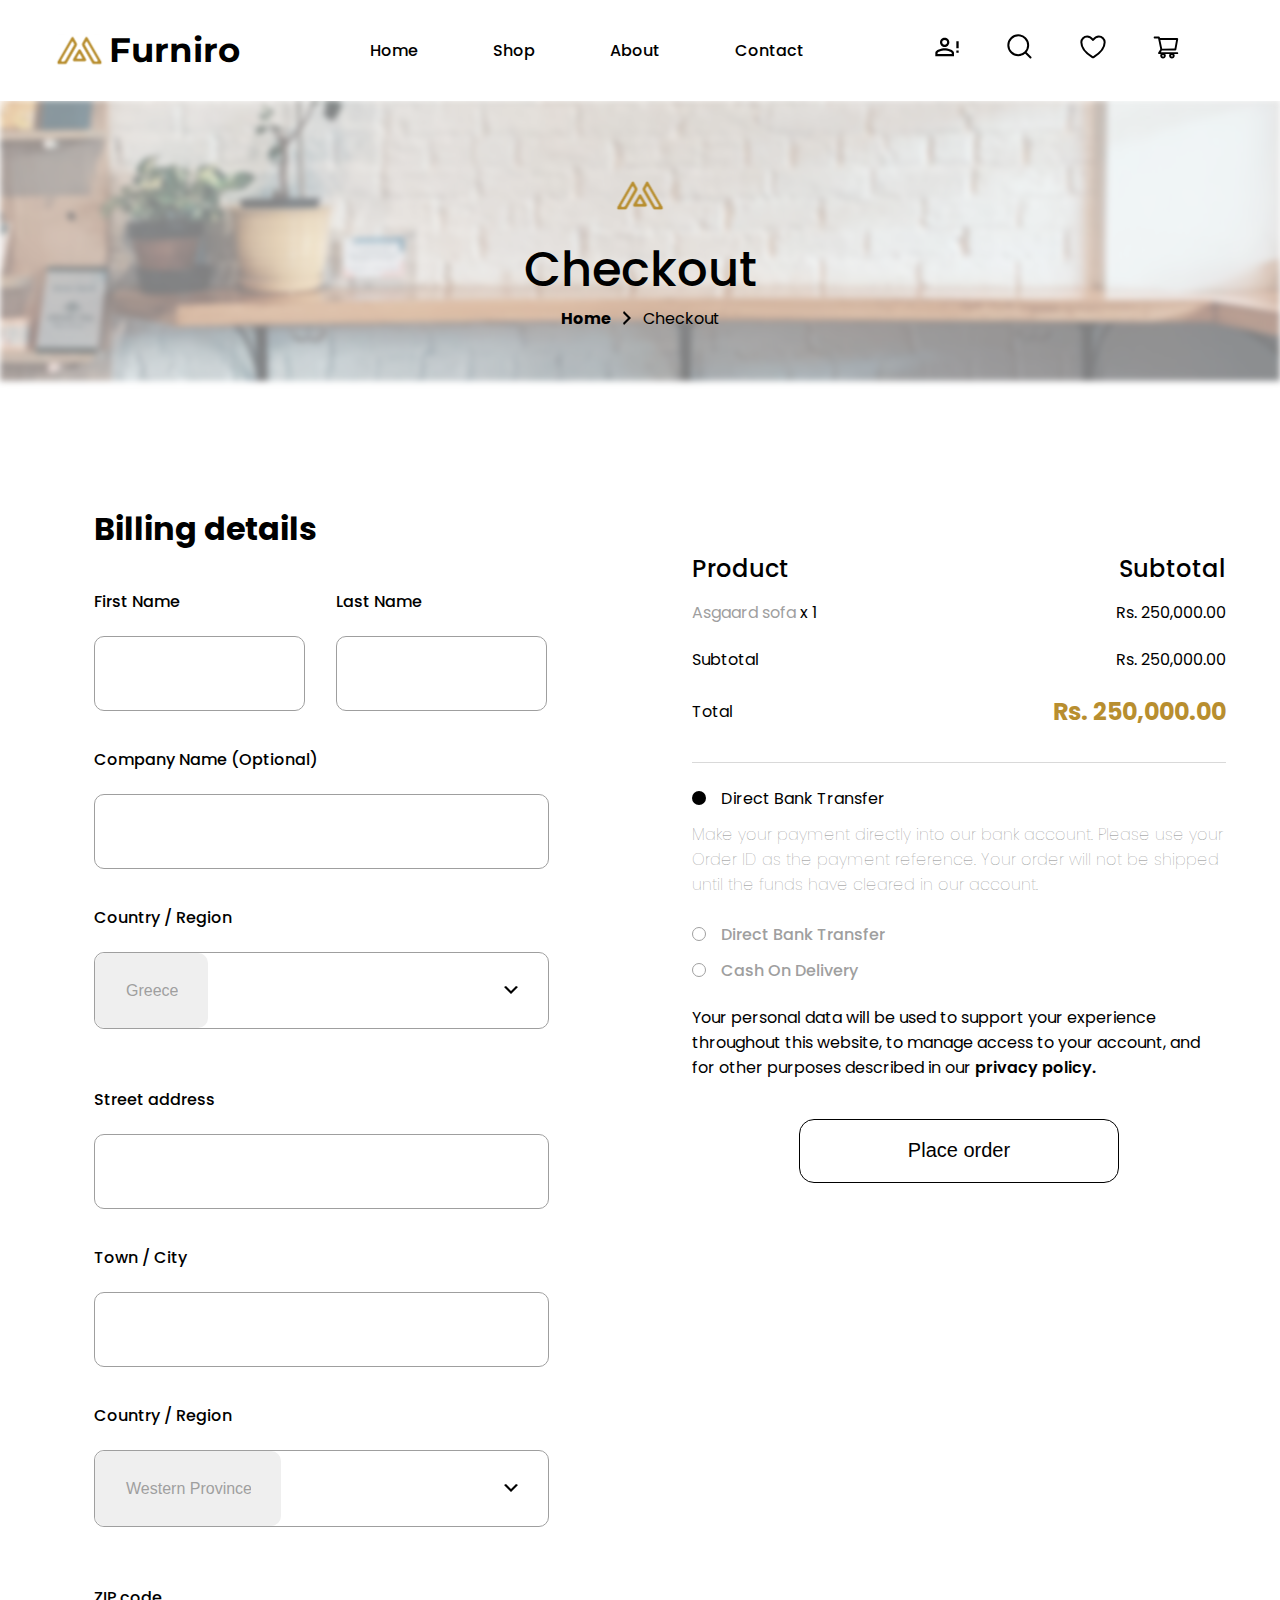
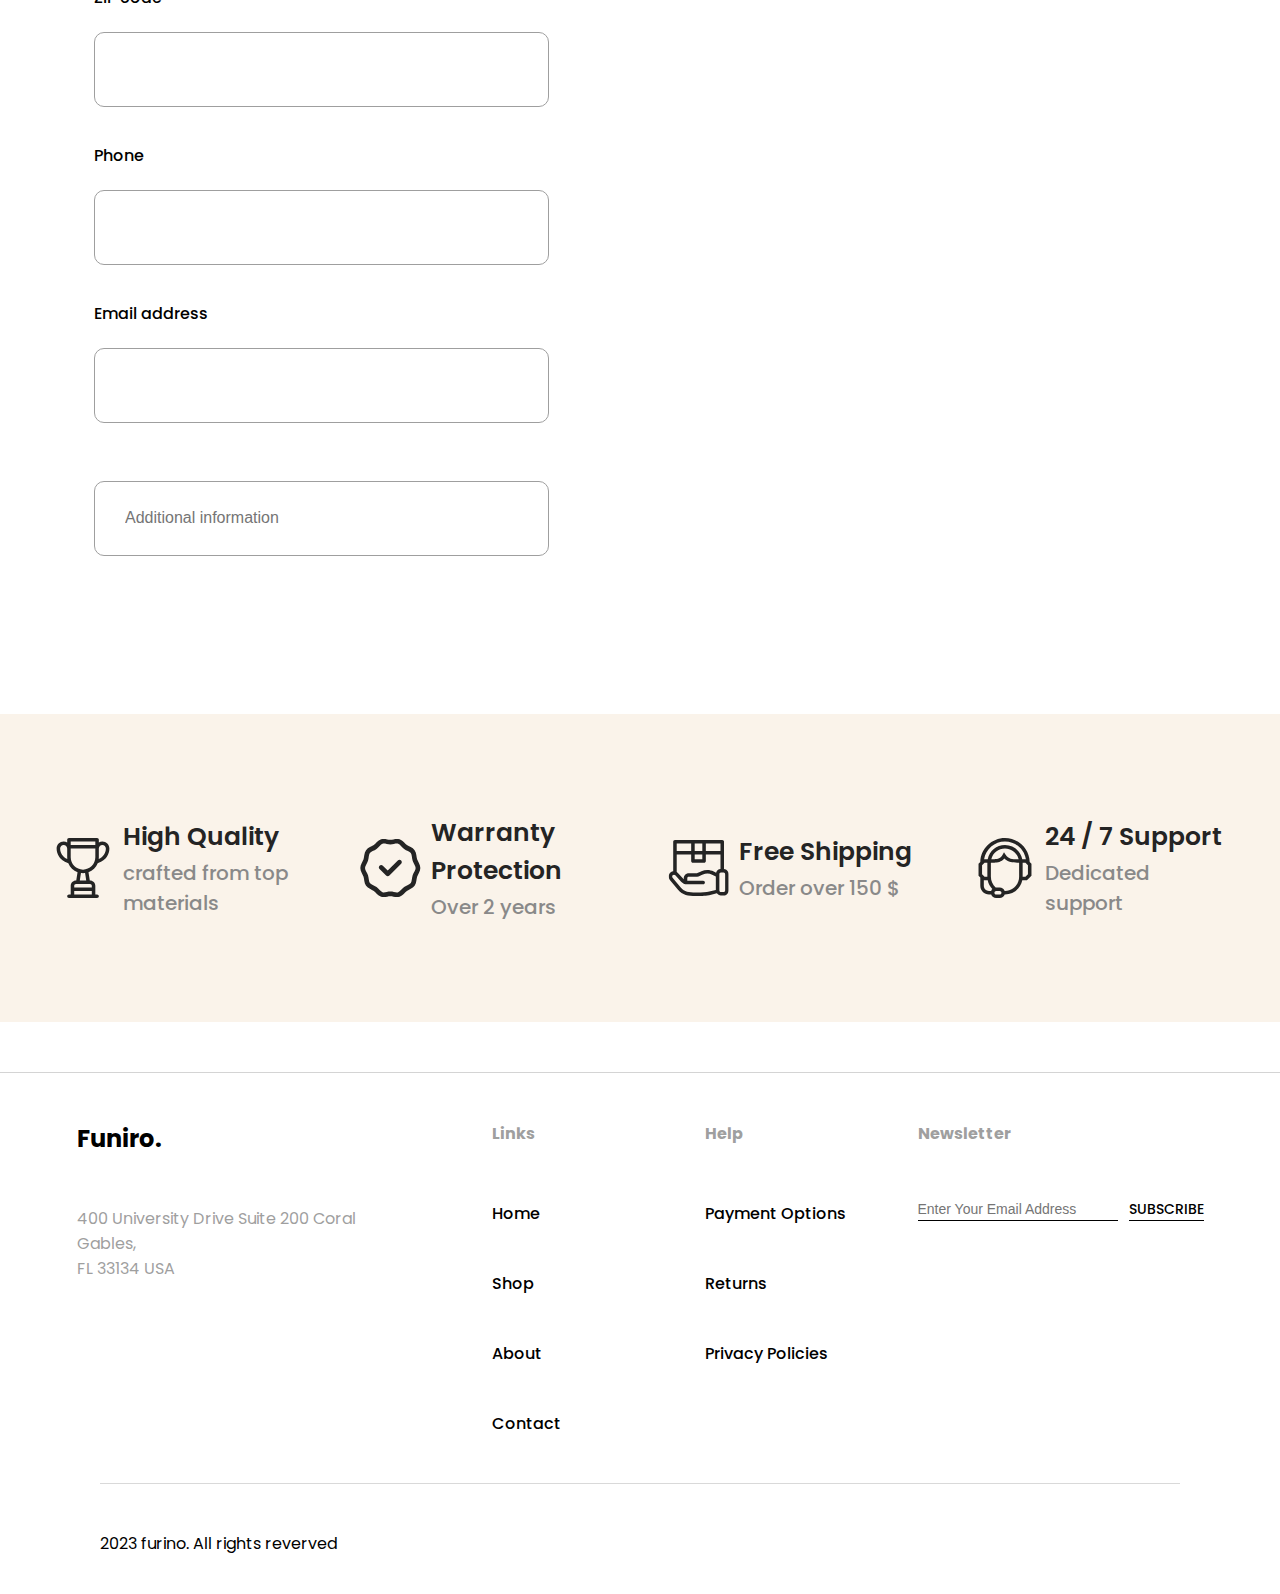
<file: checkout.html>
<!DOCTYPE html>
<html lang="en">

<head>
  <meta charset="UTF-8">
  <meta name="viewport" content="width=device-width, initial-scale=1.0">
  <title>Document</title>
  <link rel="stylesheet" href="global.css">
  <link rel="stylesheet" href="checkout.css">
</head>

<body>
  <header class="header">
    <a href="index.html" class="header-logo">
      <img alt="logo" src="img/Meubel House_Logos-05.svg">
      <div>Furniro</div>
    </a>
    <nav class="header-nav">
      <a href="index.html">Home</a>
      <a href="shop.html">Shop</a>
      <a href="about.html">About</a>
      <a href="contact.html">Contact</a>
    </nav>
    <div class="header-options">
      <a href="#"><img src="img/mdi_account-alert-outline.svg"></a>
      <a href="#"><img src="img/akar-icons_search.svg"></a>
      <a href="#"><img src="img/akar-icons_heart.svg"></a>
      <a href="#"><img src="img/ant-design_shopping-cart-outlined.svg"></a>
    </div>
  </header>
  <section class="banner">
    <img class="banner-img" src="img/bgshop.png">
    <div class="banner-text">
      <img src="img/Meubel House_Logos.svg">
      <h2>Checkout</h2>
      <div class="breadcrumbs">
        <b>Home</b>
        <img src="img/dashicons_arrow-down-alt2.svg">
        <span>Checkout</span>
      </div>
    </div>
  </section>
  <section class="billing">
    <form>
      <h1>Billing details</h1>
      <div class="name-billing">
        <label>
          <div>First Name</div><input type="text">
        </label>
        <label>
          <div>Last Name</div><input type="text">
        </label>
      </div>
      <label>
        <div>Company Name (Optional)</div><input type="text">
      </label>
      <label>
        <div>Country / Region</div>
        <div class="country-select">
          <select>
            <option>
              Greece
            </option>
          </select>
          <img src="img/black-arrow-down.svg">
        </div>
      </label>
      <label>
        <div>Street address</div><input type="text">
      </label>
      <label>
        <div>Town / City</div><input type="text">
      </label>
      <label>
        <div>Country / Region</div>
        <div class="province-select">
          <select>
            <option>
              Western Province
            </option>
          </select>
          <img src="img/black-arrow-down.svg">
        </div>
      </label>
      <label>
        <div>ZIP code</div><input type="text">
      </label>
      <label>
        <div>Phone</div><input type="text">
      </label>
      <label>
        <div>Email address</div><input type="text">
      </label>
      <label>
        <div></div><input type="text" placeholder="Additional information">
      </label>
    </form>
    <div class="order-placement">
      <div class="order-subtotal">
        <span>Product</span>
        <span>Subtotal</span>
      </div>
      <div class="total-products">
        <span><span class="name-product">Asgaard sofa</span> <span>x 1</span></span>
        <span>Rs. 250,000.00</span>
      </div>
      <div class="order-nofee">
        <span>Subtotal</span>
        <span>Rs. 250,000.00</span>
      </div>
      <div class="final-total">
        <span>Total</span>
        <span class="price-total">Rs. 250,000.00</span>
      </div>
      <div>
        <div class="payment-method-1">
          <div class="black-circle"></div>
          <span>Direct Bank Transfer</span>
        </div>
        <p class="payment-info">Make your payment directly into our bank account. Please use your Order ID as the
          payment reference. Your
          order will not
          be shipped until the funds have cleared in our account.
        </p>
        <div class="payment-method-2">
          <div class="empty-circle"></div>
          <span>Direct Bank Transfer</span>
        </div>
        <div class="payment-method-3">
          <div class="empty-circle"></div>
          Cash On Delivery
        </div>
        <p class="personal-data">Your personal data will be used to support your experience throughout this website, to
          manage access to your
          account,
          and for other purposes described in our <span>privacy policy.</span>
        </p>
        <button class="placing-order">Place order</button>
      </div>
    </div>
  </section>
  <section class="company-info">
    <div class="company-block">
      <img src="img/trophy 1.svg">
      <div>
        <h2>High Quality</h2>
        <p>crafted from top materials</p>
      </div>
    </div>
    <div class="company-block">
      <img src="img/Group.svg">
      <div>
        <h2>Warranty Protection</h2>
        <p>Over 2 years</p>
      </div>
    </div>
    <div class="company-block">
      <img src="img/shipping.svg">
      <div>
        <h2>Free Shipping</h2>
        <p>Order over 150 $</p>
      </div>
    </div>
    <div class="company-block">
      <img src="img/customer-support.svg">
      <div>
        <h2>24 / 7 Support</h2>
        <p>Dedicated support</p>
      </div>
    </div>
  </section>
  <footer class="footer">
    <div class="footer-top">
      <div class="footer-location">
        <h2>Funiro.</h2>
        <p>400 University Drive Suite 200 Coral<br>Gables,<br>FL 33134 USA</p>
      </div>
      <div class="footer-links">
        <h3 class="links">Links</h3>
        <ul>
          <li><a href="#">Home</a></li>
          <li><a href="#">Shop</a></li>
          <li><a href="#">About</a></li>
          <li><a href="#">Contact</a></li>
        </ul>
      </div>
      <div class="footer-help">
        <h3 class="help">Help</h3>
        <ul>
          <li><a href="#">Payment Options</a></li>
          <li><a href="#">Returns</a></li>
          <li><a href="#">Privacy Policies</a></li>
        </ul>
      </div>
      <div class="footer-newsteller">
        <h3>Newsletter</h3>
        <form><input placeholder="Enter Your Email Address" type="text"><button>SUBSCRIBE</button></form>
      </div>
    </div>
    <div class="footer-rights">
      2023 furino. All rights reverved
    </div>
  </footer>
</body>

</html>
</file>
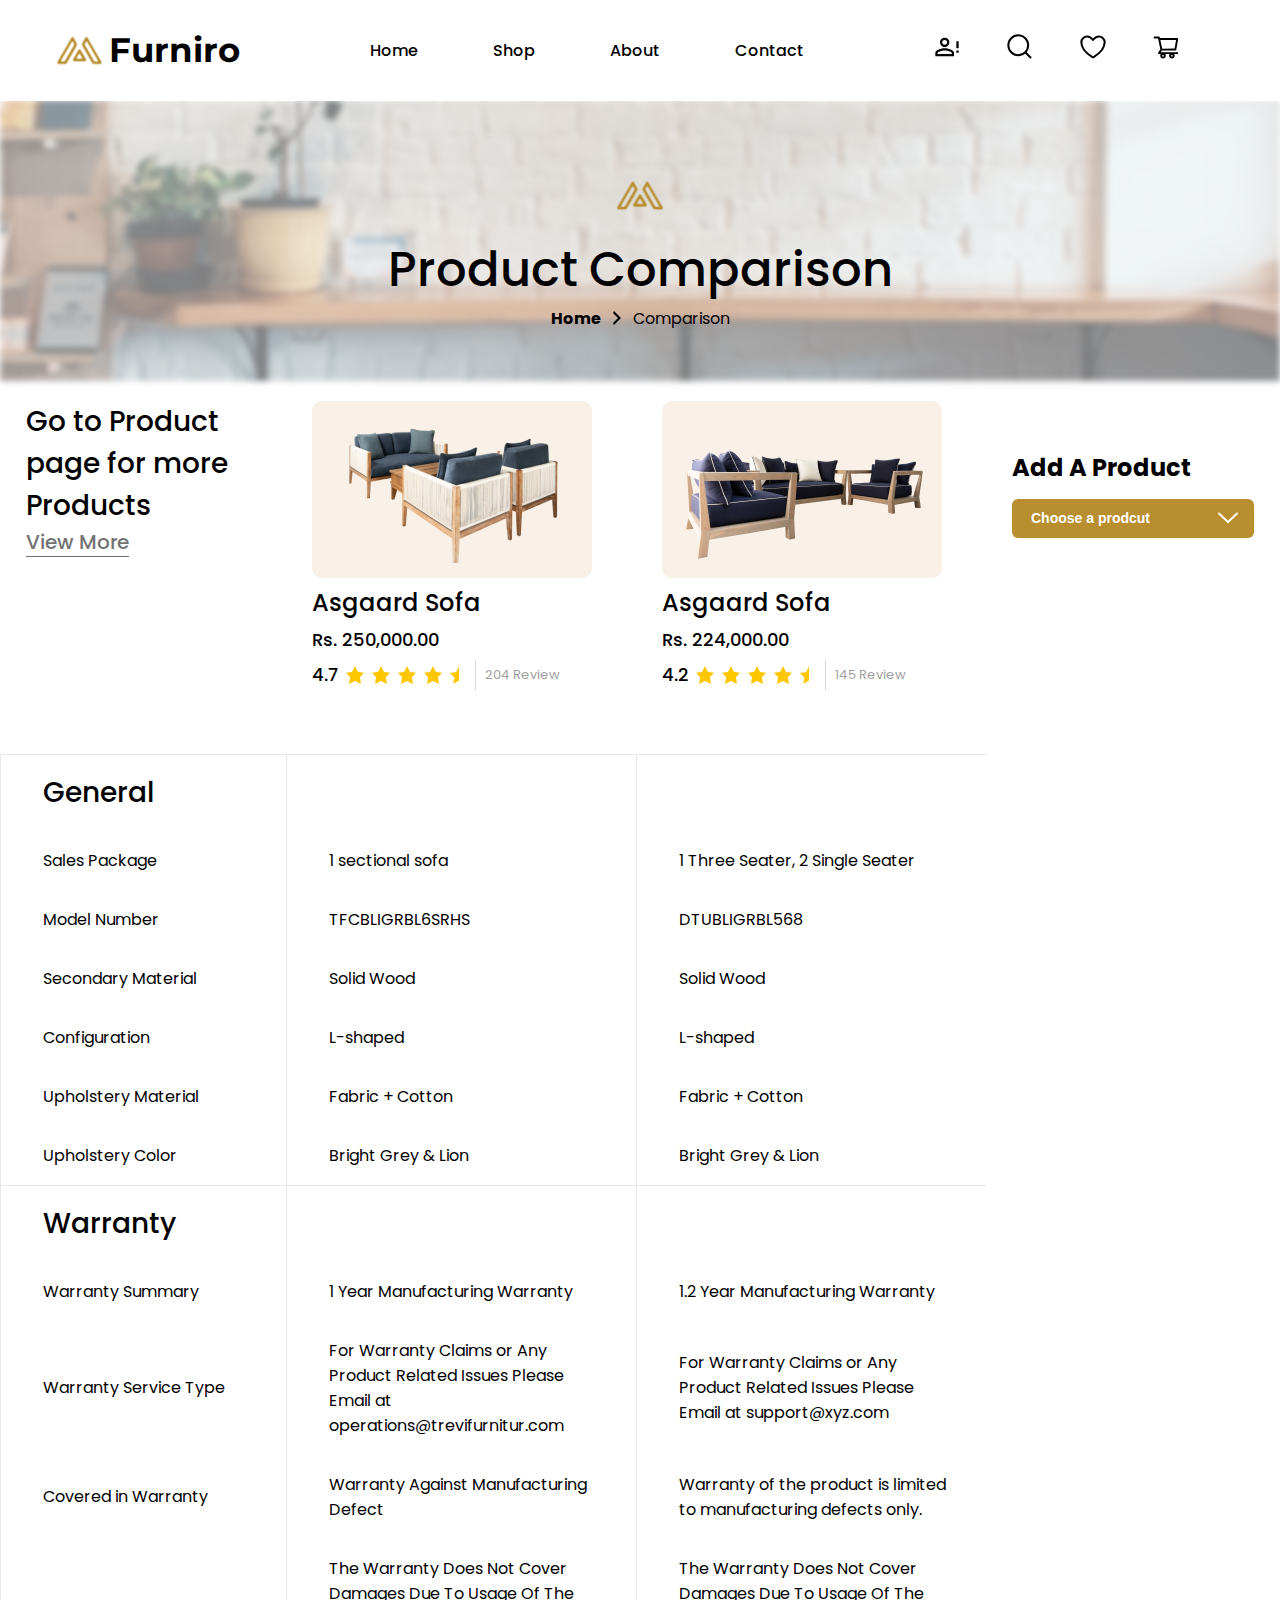
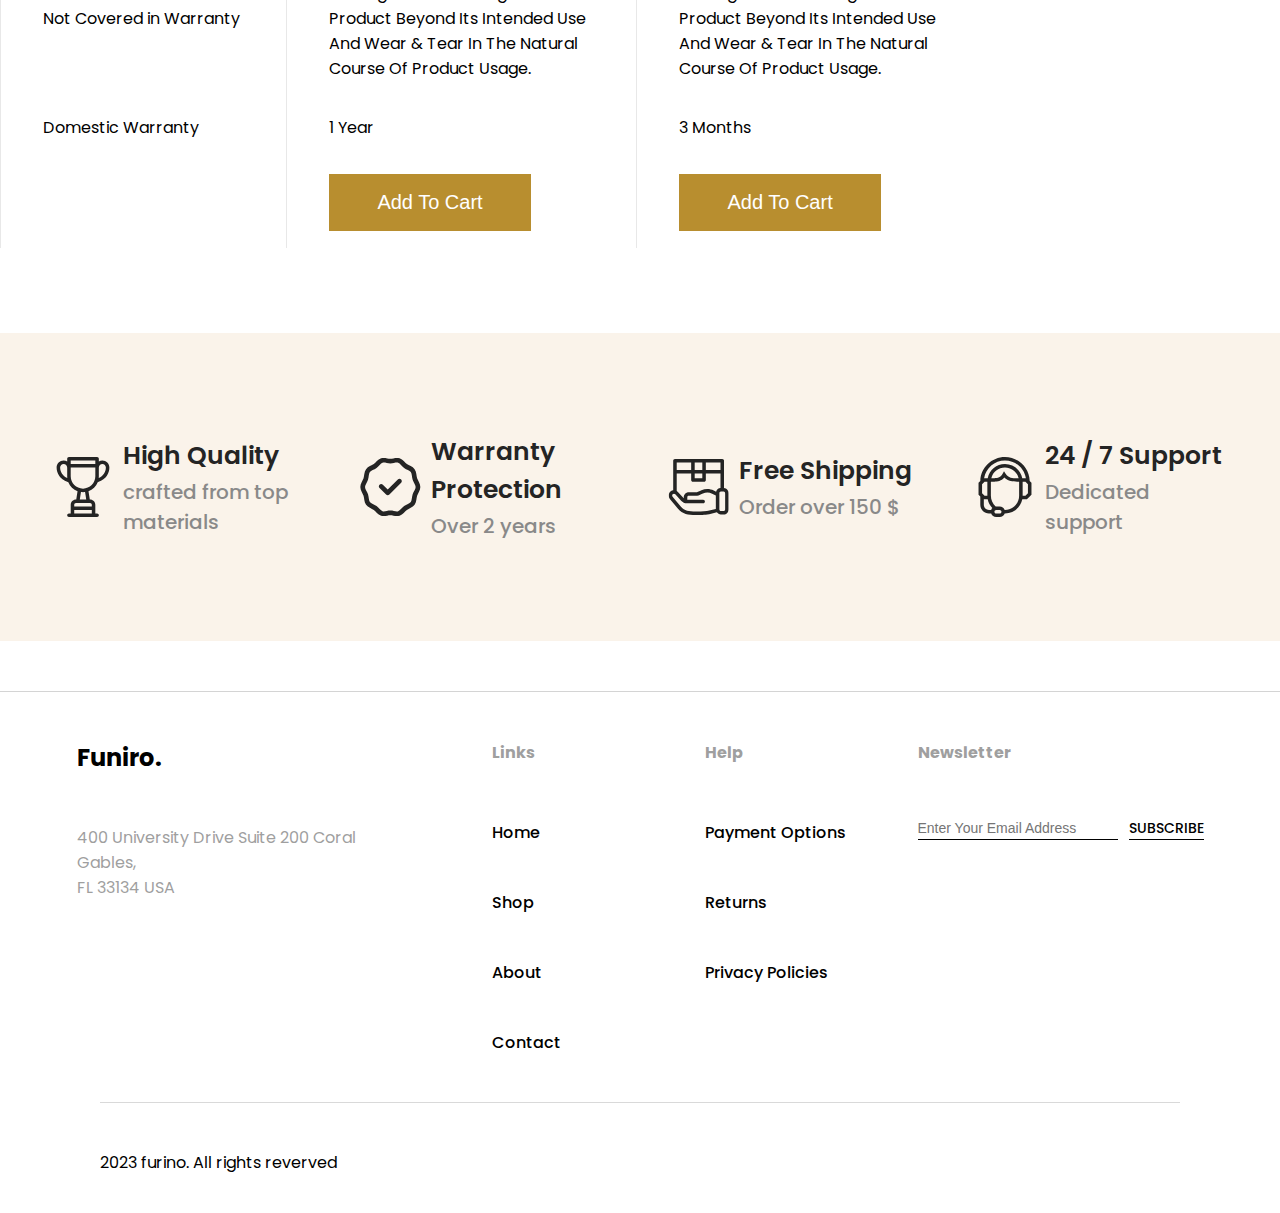
<file: comparison.html>
<!DOCTYPE html>
<html lang="en">

<head>
  <meta charset="UTF-8">
  <meta name="viewport" content="width=device-width, initial-scale=1.0">
  <title>Document</title>
  <link rel="stylesheet" href="global.css">
  <link rel="stylesheet" href="comparison.css">
</head>

<body>
  <header class="header">
    <a href="index.html" class="header-logo">
      <img alt="logo" src="img/Meubel House_Logos-05.svg">
      <div>Furniro</div>
    </a>
    <nav class="header-nav">
      <a href="index.html">Home</a>
      <a href="shop.html">Shop</a>
      <a href="about.html">About</a>
      <a href="contact.html">Contact</a>
    </nav>
    <div class="header-options">
      <a href="#"><img src="img/mdi_account-alert-outline.svg"></a>
      <a href="#"><img src="img/akar-icons_search.svg"></a>
      <a href="#"><img src="img/akar-icons_heart.svg"></a>
      <a href="#"><img src="img/ant-design_shopping-cart-outlined.svg"></a>
    </div>
  </header>
  <section class="banner">
    <img class="banner-img" src="img/bgshop.png">
    <div class="banner-text">
      <img src="img/Meubel House_Logos.svg">
      <h2>Product Comparison</h2>
      <div class="breadcrumbs">
        <b>Home</b>
        <img src="img/dashicons_arrow-down-alt2.svg">
        <span>Comparison</span>
      </div>
    </div>
  </section>
  <section class="compare">
    <table>
      <tr>
        <th class="product-page">
          <h2>Go to Product page for more Products</h2>
          <a href="#">View More</a>
        </th>
        <th class="product-detail">
          <img src="img/Group 156.png">
          <h3>Asgaard Sofa</h3>
          <p>Rs. 250,000.00</p>
          <div class="rating-stars">
            <span>4.7 </span>
            <img src="img/dashicons_star-filled.svg">
            <img src="img/dashicons_star-filled.svg">
            <img src="img/dashicons_star-filled.svg">
            <img src="img/dashicons_star-filled.svg">
            <img src="img/carbon_star-half.svg">
            <div class="review">204 Review</div>
          </div>
        </th>
        <th class="product-detail">
          <img src="img/Group 157.png">
          <h3>Asgaard Sofa</h3>
          <p>Rs. 224,000.00</p>
          <div class="rating-stars">
            <span>4.2 </span>
            <img src="img/dashicons_star-filled.svg">
            <img src="img/dashicons_star-filled.svg">
            <img src="img/dashicons_star-filled.svg">
            <img src="img/dashicons_star-filled.svg">
            <img src="img/carbon_star-half.svg">
            <div class="review">145 Review</div>
          </div>
        </th>
        <th class="choose">
          <h2>Add A Product</h2>
          <div>
            <select>
              <option value="v1">Choose a prodcut</option>
              <option value="v2">Choose a prodcut</option>
              <option value="v3">Choose a prodcut</option>
              <option value="v4">Choose a prodcut</option>
            </select>
            <img src="img/Vector 63.svg">
          </div>
        </th>
      </tr>
      <tr class="new-section">
        <td class="title">General</td>
        <td></td>
        <td></td>
      </tr>
      <tr>
        <td>Sales Package</td>
        <td>1 sectional sofa</td>
        <td>1 Three Seater, 2 Single Seater</td>
      </tr>
      <tr>
        <td>Model Number</td>
        <td>TFCBLIGRBL6SRHS</td>
        <td>DTUBLIGRBL568</td>
      </tr>
      <tr>
        <td>Secondary Material</td>
        <td>Solid Wood</td>
        <td>Solid Wood</td>
      </tr>
      <tr>
        <td>Configuration</td>
        <td>L-shaped</td>
        <td>L-shaped</td>
      </tr>
      <tr>
        <td>Upholstery Material</td>
        <td>Fabric + Cotton</td>
        <td>Fabric + Cotton</td>
      </tr>
      <tr>
        <td>Upholstery Color</td>
        <td>Bright Grey & Lion</td>
        <td>Bright Grey & Lion</td>
      </tr>
      <tr class="new-section">
        <td class="title">Warranty</td>
        <td></td>
        <td></td>
      </tr>
      <tr>
        <td>Warranty Summary</td>
        <td>1 Year Manufacturing Warranty</td>
        <td>1.2 Year Manufacturing Warranty</td>
      </tr>
      <tr>
        <td>Warranty Service Type</td>
        <td>For Warranty Claims or Any Product Related Issues Please Email at operations@trevifurnitur.com</td>
        <td>For Warranty Claims or Any Product Related Issues Please Email at support@xyz.com</td>
      </tr>
      <tr>
        <td>Covered in Warranty</td>
        <td>Warranty Against Manufacturing Defect</td>
        <td>Warranty of the product is limited to manufacturing defects only.</td>
      </tr>
      <tr>
        <td>Not Covered in Warranty</td>
        <td>The Warranty Does Not Cover Damages Due To Usage Of The Product Beyond Its Intended Use And Wear & Tear In The Natural Course Of Product Usage.</td>
        <td>The Warranty Does Not Cover Damages Due To Usage Of The Product Beyond Its Intended Use And Wear & Tear In The Natural
        Course Of Product Usage.</td>
      </tr>
      <tr>
        <td>Domestic Warranty</td>
        <td>1 Year</td>
        <td>3 Months</td>
      </tr>
      <tr>
        <td></td>
        <td><button class="cart-button">Add To Cart</button></td>
        <td><button class="cart-button">Add To Cart</button></td>
      </tr>
    </table>
  </section>
  <section class="company-info">
    <div class="company-block">
      <img src="img/trophy 1.svg">
      <div>
        <h2>High Quality</h2>
        <p>crafted from top materials</p>
      </div>
    </div>
    <div class="company-block">
      <img src="img/Group.svg">
      <div>
        <h2>Warranty Protection</h2>
        <p>Over 2 years</p>
      </div>
    </div>
    <div class="company-block">
      <img src="img/shipping.svg">
      <div>
        <h2>Free Shipping</h2>
        <p>Order over 150 $</p>
      </div>
    </div>
    <div class="company-block">
      <img src="img/customer-support.svg">
      <div>
        <h2>24 / 7 Support</h2>
        <p>Dedicated support</p>
      </div>
    </div>
  </section>
  <footer class="footer">
    <div class="footer-top">
      <div class="footer-location">
        <h2>Funiro.</h2>
        <p>400 University Drive Suite 200 Coral<br>Gables,<br>FL 33134 USA</p>
      </div>
      <div class="footer-links">
        <h3 class="links">Links</h3>
        <ul>
          <li><a href="#">Home</a></li>
          <li><a href="#">Shop</a></li>
          <li><a href="#">About</a></li>
          <li><a href="#">Contact</a></li>
        </ul>
      </div>
      <div class="footer-help">
        <h3 class="help">Help</h3>
        <ul>
          <li><a href="#">Payment Options</a></li>
          <li><a href="#">Returns</a></li>
          <li><a href="#">Privacy Policies</a></li>
        </ul>
      </div>
      <div class="footer-newsteller">
        <h3>Newsletter</h3>
        <form><input placeholder="Enter Your Email Address" type="text"><button>SUBSCRIBE</button></form>
      </div>
    </div>
    <div class="footer-rights">
      2023 furino. All rights reverved
    </div>
  </footer>
</body>
</file>
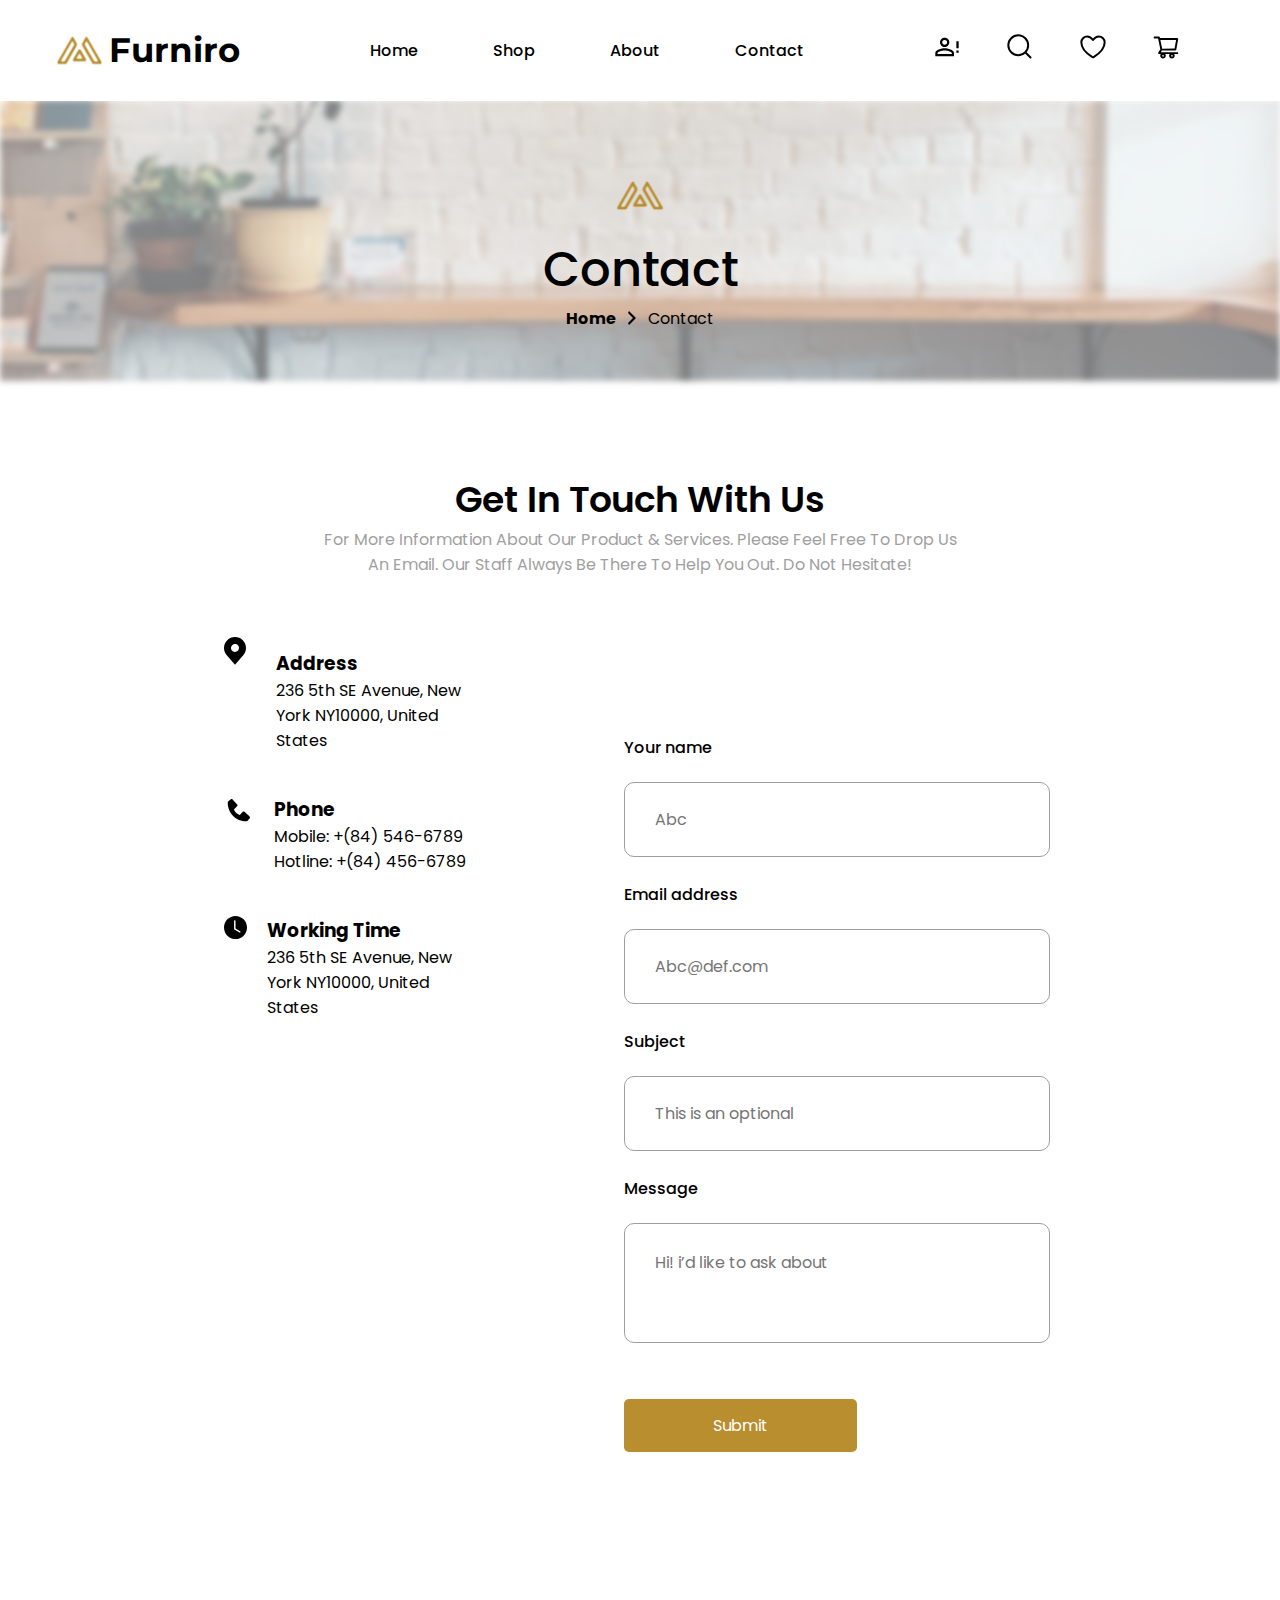
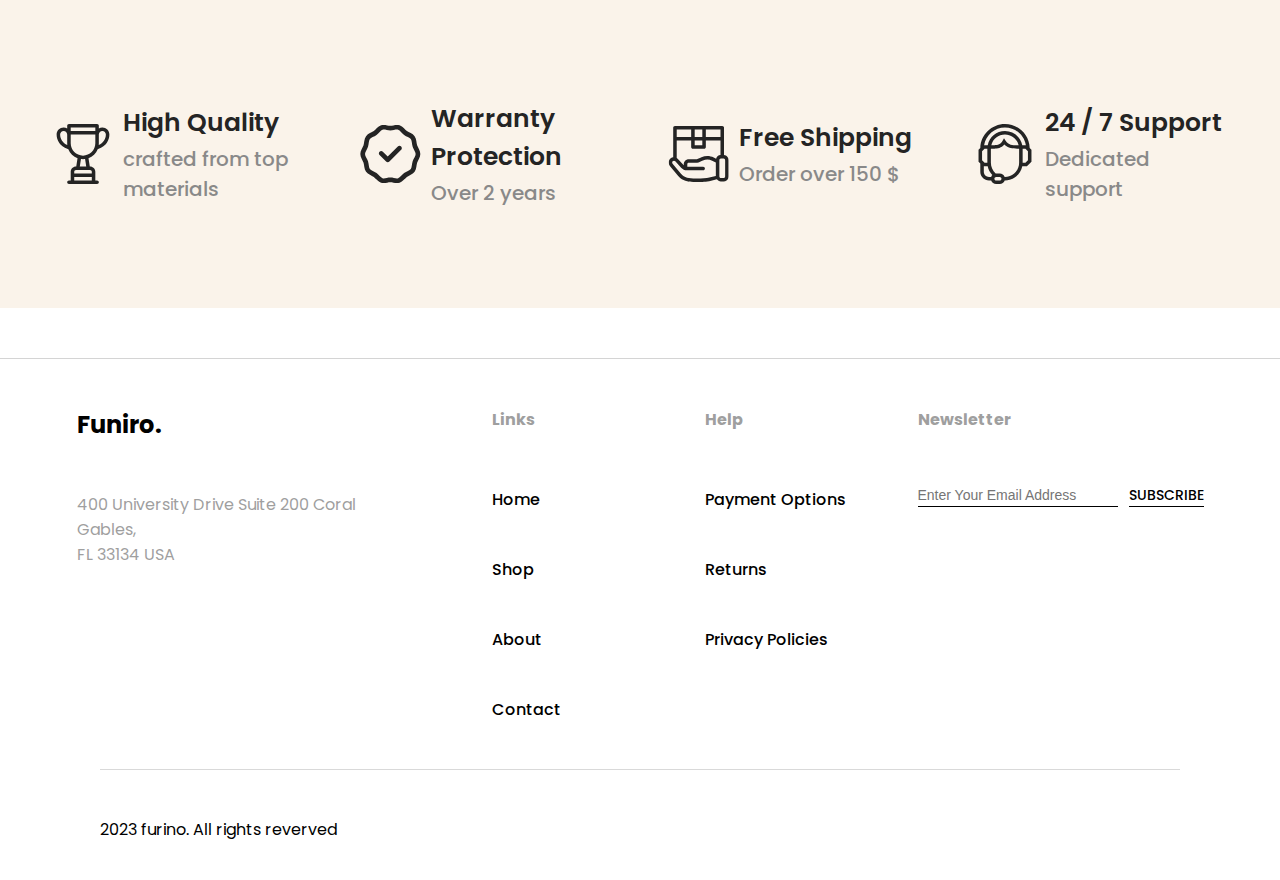
<file: contact.html>
<!DOCTYPE html>
<html lang="en">
  <head>
    <meta charset="UTF-8" />
    <meta name="viewport" content="width=device-width, initial-scale=1.0" />
    <title>Document</title>
    <link rel="stylesheet" href="global.css" />
    <link rel="stylesheet" href="contact.css" />
  </head>

  <body>
    <header class="header">
      <a href="index.html" class="header-logo">
        <img alt="logo" src="img/Meubel House_Logos-05.svg" />
        <div>Furniro</div>
      </a>
      <nav class="header-nav">
        <a href="index.html">Home</a>
        <a href="shop.html">Shop</a>
        <a href="about.html">About</a>
        <a href="contact.html">Contact</a>
      </nav>
      <div class="header-options">
        <a href="#"><img src="img/mdi_account-alert-outline.svg" /></a>
        <a href="#"><img src="img/akar-icons_search.svg" /></a>
        <a href="#"><img src="img/akar-icons_heart.svg" /></a>
        <a href="#"><img src="img/ant-design_shopping-cart-outlined.svg" /></a>
      </div>
    </header>
    <section class="banner">
      <img class="banner-img" src="img/bgshop.png" />
      <div class="banner-text">
        <img src="img/Meubel House_Logos.svg" />
        <h2>Contact</h2>
        <div class="breadcrumbs">
          <b>Home</b>
          <img src="img/dashicons_arrow-down-alt2.svg" />
          <span>Contact</span>
        </div>
      </div>
    </section>
    <section>
      <div class="in-touch">
        <h3>Get In Touch With Us</h3>
        <p>
          For More Information About Our Product & Services. Please Feel Free To
          Drop Us <br />
          An Email. Our Staff Always Be There To Help You Out. Do Not Hesitate!
        </p>
      </div>
      <div class="contact-section">
        <div class="contacts">
          <div class="address-contacts">
            <img src="img/Location.svg" />
            <div class="additional-info">
              <h3>Address</h3>
              <p>
                236 5th SE Avenue, New <br />
                York NY10000, United <br />
                States
              </p>
            </div>
          </div>
          <div class="phone-contacts">
            <img src="img/bxs_phone.svg" />
            <div class="phone-numbers">
              <h3>Phone</h3>
              <p>
                Mobile: +(84) 546-6789 <br />
                Hotline: +(84) 456-6789
              </p>
            </div>
          </div>
          <div class="working-contacts">
            <img src="img/bi_clock-fill.svg" />
            <div class="working-hours">
              <h3>Working Time</h3>
              <p>
                236 5th SE Avenue, New <br />
                York NY10000, United <br />
                States
              </p>
            </div>
          </div>
        </div>
        <form class="personal-section">
          <label>
            <div>Your name</div>
            <input type="text" placeholder="Abc" />
          </label>
          <label>
            <div>Email address</div>
            <input type="text" placeholder="Abc@def.com" />
          </label>
          <label>
            <div>Subject</div>
            <input type="text" placeholder="This is an optional" />
          </label>
          <label class="detailed-message">
            <div>Message</div>
            <textarea placeholder="Hi! i’d like to ask about"></textarea>
          </label>
          <button>Submit</button>
        </form>
      </div>
    </section>
    <section class="company-info">
    <div class="company-block">
      <img src="img/trophy 1.svg">
      <div>
        <h2>High Quality</h2>
        <p>crafted from top materials</p>
      </div>
    </div>
    <div class="company-block">
      <img src="img/Group.svg">
      <div>
        <h2>Warranty Protection</h2>
        <p>Over 2 years</p>
      </div>
    </div>
    <div class="company-block">
      <img src="img/shipping.svg">
      <div>
        <h2>Free Shipping</h2>
        <p>Order over 150 $</p>
      </div>
    </div>
    <div class="company-block">
      <img src="img/customer-support.svg">
      <div>
        <h2>24 / 7 Support</h2>
        <p>Dedicated support</p>
      </div>
    </div>
  </section>
    <footer class="footer">
      <div class="footer-top">
        <div class="footer-location">
          <h2>Funiro.</h2>
          <p>
            400 University Drive Suite 200 Coral<br />Gables,<br />FL 33134 USA
          </p>
        </div>
        <div class="footer-links">
          <h3 class="links">Links</h3>
          <ul>
            <li><a href="#">Home</a></li>
            <li><a href="#">Shop</a></li>
            <li><a href="#">About</a></li>
            <li><a href="#">Contact</a></li>
          </ul>
        </div>
        <div class="footer-help">
          <h3 class="help">Help</h3>
          <ul>
            <li><a href="#">Payment Options</a></li>
            <li><a href="#">Returns</a></li>
            <li><a href="#">Privacy Policies</a></li>
          </ul>
        </div>
        <div class="footer-newsteller">
          <h3>Newsletter</h3>
          <form>
            <input placeholder="Enter Your Email Address" type="text" /><button>
              SUBSCRIBE
            </button>
          </form>
        </div>
      </div>
      <div class="footer-rights">2023 furino. All rights reverved</div>
    </footer>
  </body>
</html>
</file>
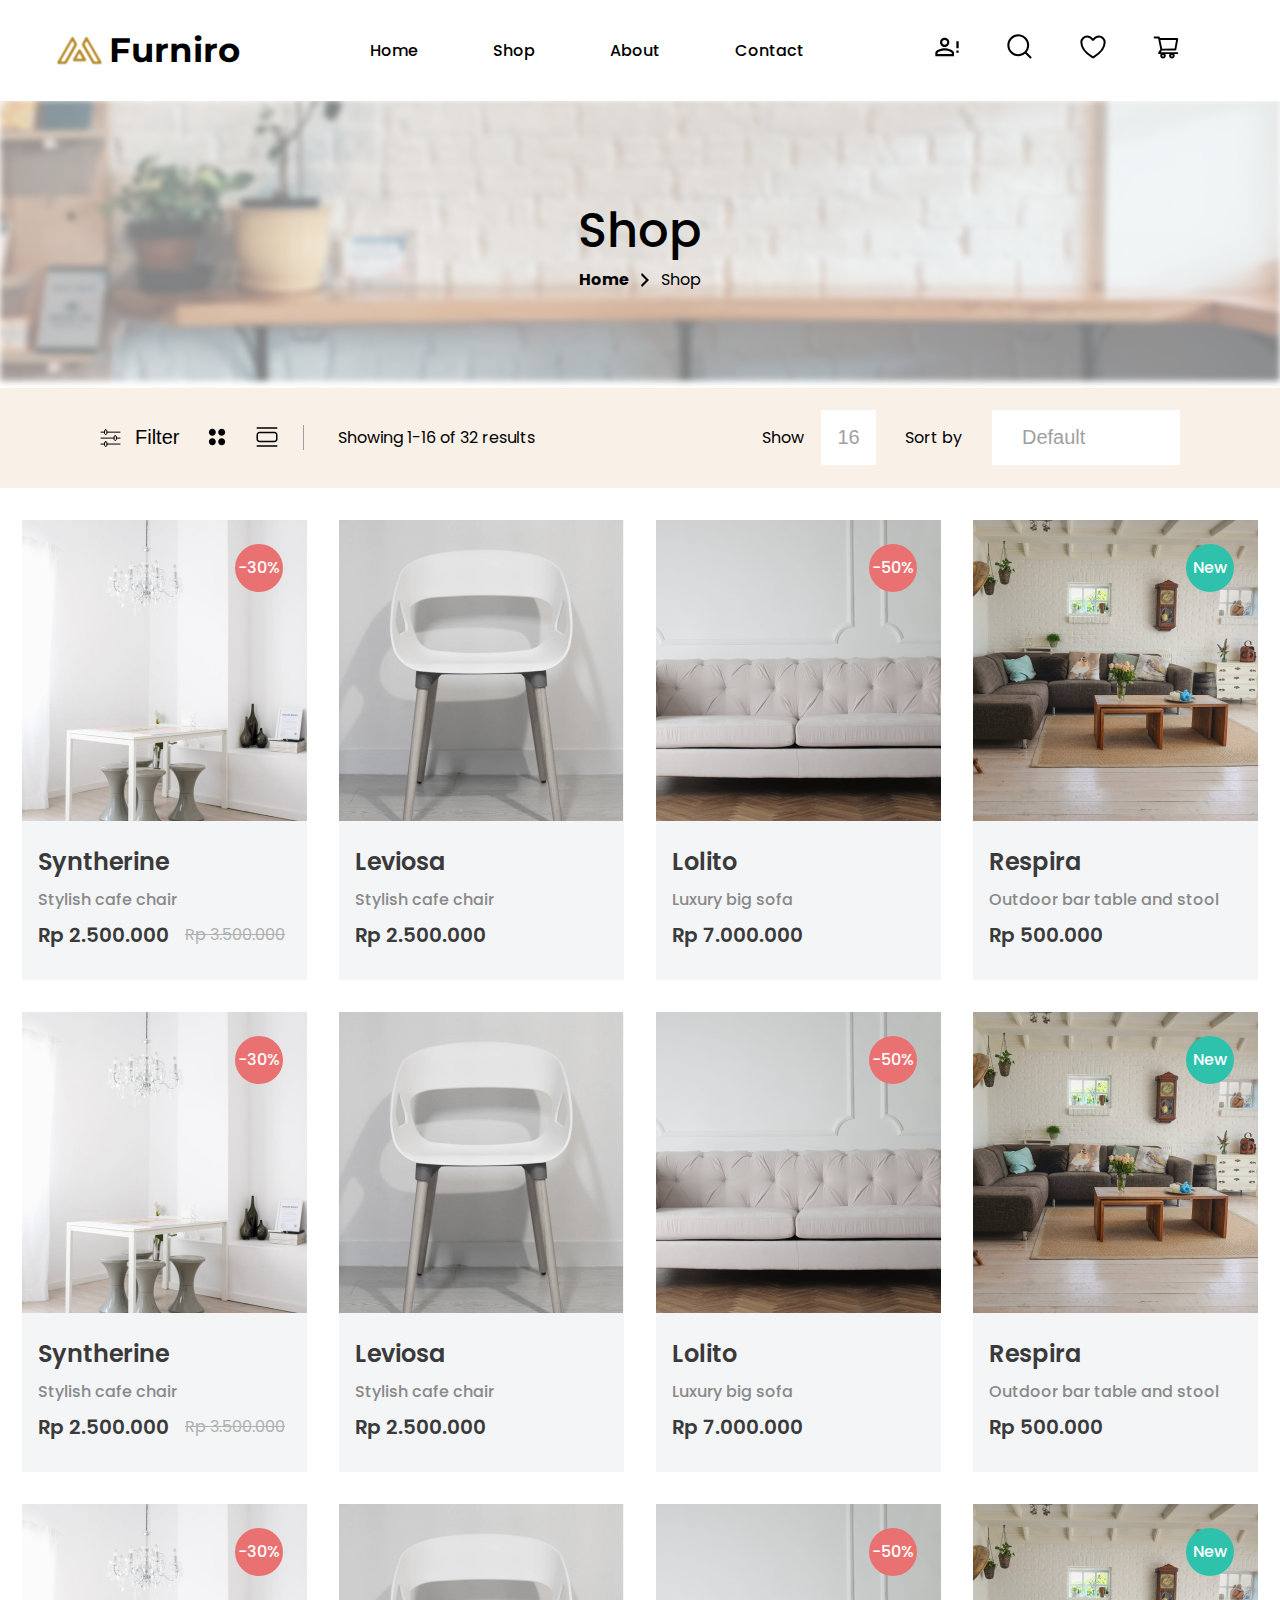
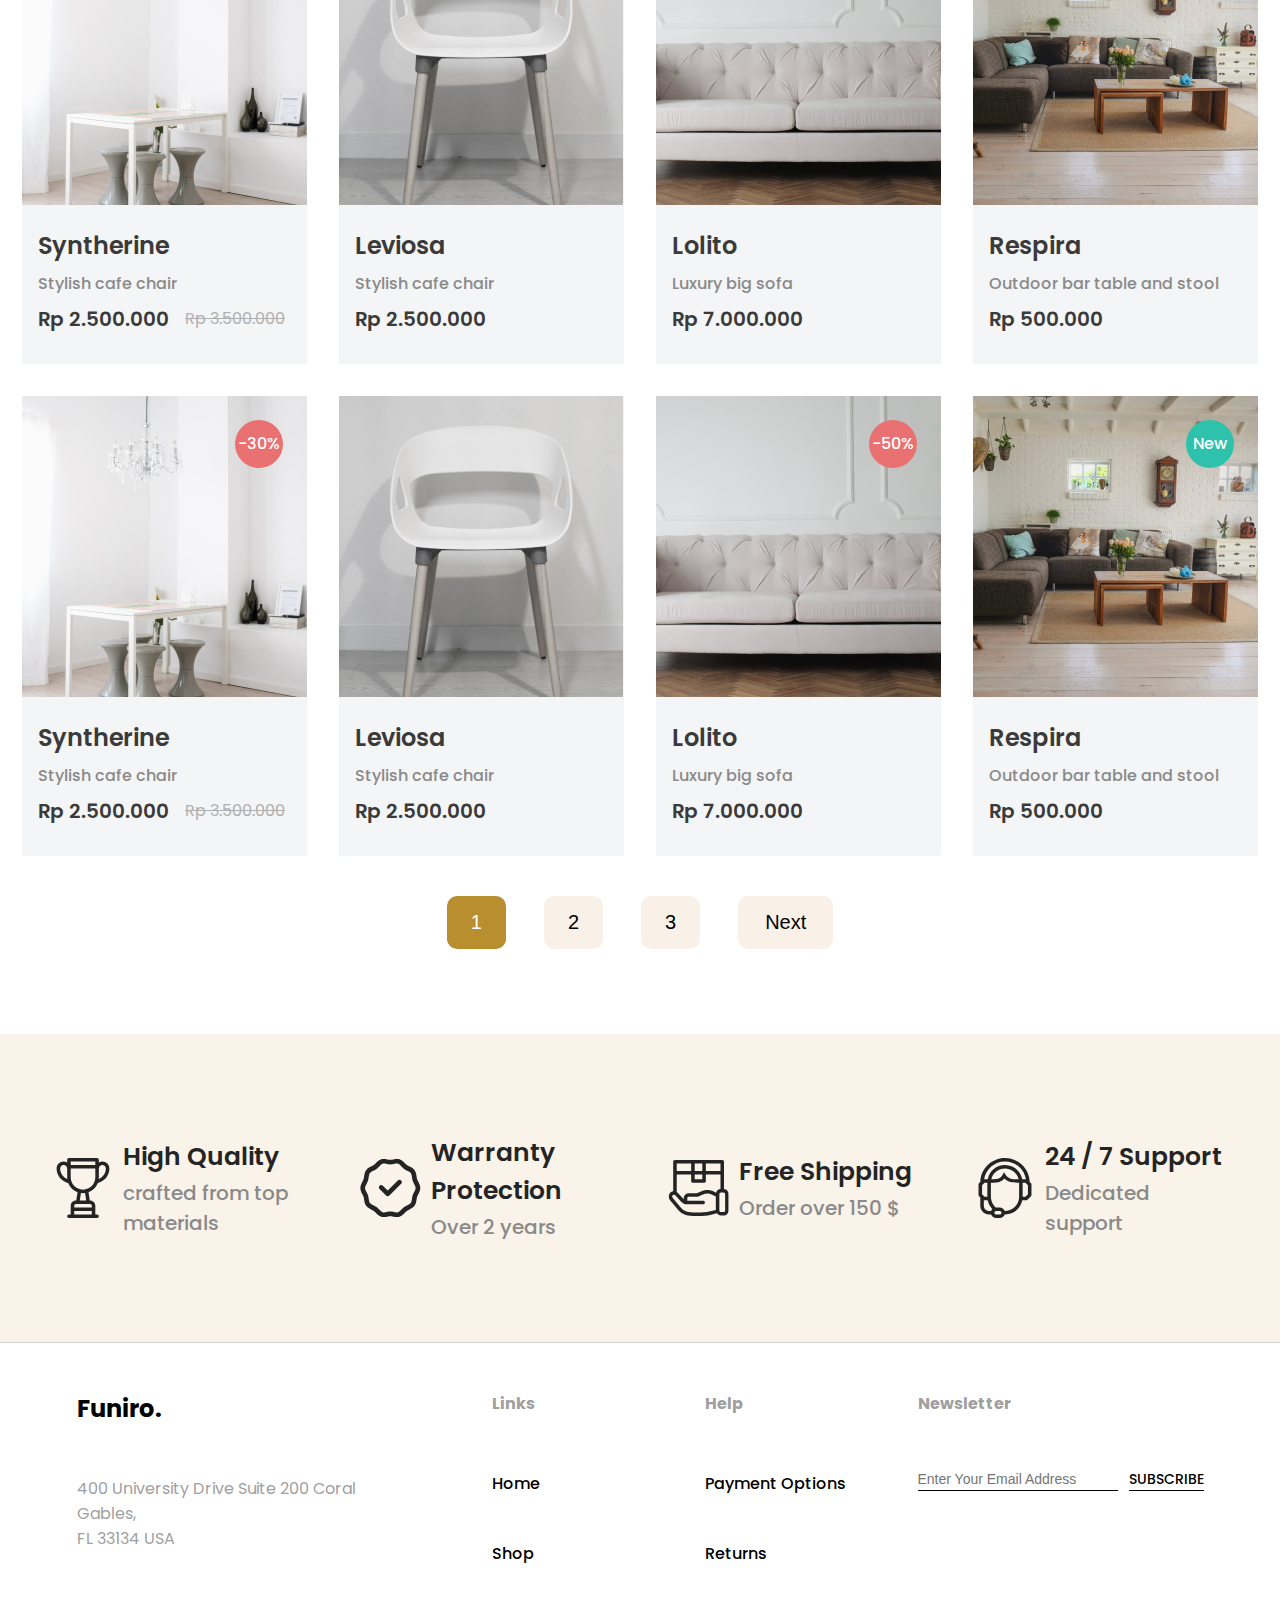
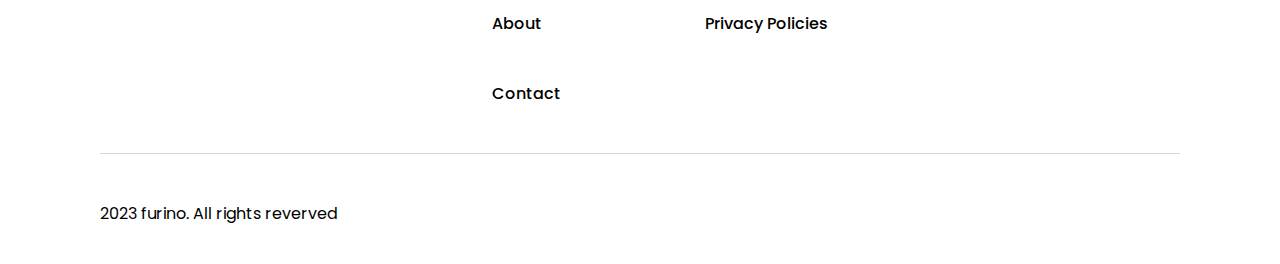
<file: shop.html>
<!DOCTYPE html>
<html lang="en">

<head>
  <meta charset="UTF-8">
  <meta name="viewport" content="width=device-width, initial-scale=1.0">
  <title>Document</title>
  <link rel="stylesheet" href="global.css">
  <link rel="stylesheet" href="shop.css">
</head>

<body>
  <header class="header">
    <a href="index.html" class="header-logo">
      <img alt="logo" src="img/Meubel House_Logos-05.svg">
      <div>Furniro</div>
    </a>
    <nav class="header-nav">
      <a href="index.html">Home</a>
      <a href="shop.html">Shop</a>
      <a href="about.html">About</a>
      <a href="contact.html">Contact</a>
    </nav>
    <div class="header-options">
      <a href="#"><img src="img/mdi_account-alert-outline.svg"></a>
      <a href="#"><img src="img/akar-icons_search.svg"></a>
      <a href="#"><img src="img/akar-icons_heart.svg"></a>
      <a href="#"><img src="img/ant-design_shopping-cart-outlined.svg"></a>
    </div>
  </header>
  <section class="banner">
    <img class="banner-img" src="img/bgshop.png">
    <div class="banner-text">
      <h2>Shop</h2>
      <div class="breadcrumbs">
        <b>Home</b>
        <img src="img/dashicons_arrow-down-alt2.svg">
        <span>Shop</span>
      </div>
    </div>
  </section>
  <section class="section-products">
    <div class="products-filters">
      <div class="filters">
        <button>
          <img src="img/filtering.svg">
          <p>Filter</p>
        </button>
        <button><img src="img/ci_grid-big-round.svg"></button>
        <button><img src="img/view-list.svg"></button>
        <div class="product-results">
          <p>Showing 1-16 of 32 results</p>
        </div>
      </div>
      <div class="display">
        <div class="display-numbers">
          <p>Show</p>
          <input type="number" value="16">
        </div>
        <div class="display-sort">
          <p>Sort by</p>
          <select>
            <option>Default</option>
            <option>Price: Low-High</option>
            <option>Price: High-Low</option>
            <option>Recently added</option>
            <option>Bestselling</option>
          </select>
        </div>
      </div>
    </div>
    <div class="product-list">
      <div class="product-card">
        <img src="img/Syltherine.png">
        <div class="product-tag">-30%</div>
        <div class="product-info">
          <h2>Syntherine</h2>
          <p>Stylish cafe chair</p>
          <div class="product-price">
            <span class="price-currnet">Rp 2.500.000</span>
            <span class="price-original">Rp 3.500.000</span>
          </div>
        </div>
        <div class="product-overlay">
          <button class="product-cart">Add to cart</button>
          <div class="product-links">
            <button><img src="img/gridicons_share.svg">Share</button>
            <button><img src="img/compare-svgrepo-com 1.svg">Compare</button>
            <button><img src="img/Heart.svg">Like</button>
          </div>
        </div>
      </div>
      <div class="product-card">
        <img src="img/Leviosa.png">
        <div class="product-info">
          <h2>Leviosa</h2>
          <p>Stylish cafe chair</p>
          <div class="product-price">
            <span class="price-currnet">Rp 2.500.000</span>
          </div>
        </div>
        <div class="product-overlay">
          <button class="product-cart">Add to cart</button>
          <div class="product-links">
            <button><img src="img/gridicons_share.svg">Share</button>
            <button><img src="img/compare-svgrepo-com 1.svg">Compare</button>
            <button><img src="img/Heart.svg">Like</button>
          </div>
        </div>
      </div>
      <div class="product-card">
        <img src="img/Lolito.png">
        <div class="product-tag">-50%</div>
        <div class="product-info">
          <h2>Lolito</h2>
          <p>Luxury big sofa</p>
          <div class="product-price">
            <span class="price-currnet">Rp 7.000.000</span>
          </div>
        </div>
        <div class="product-overlay">
          <button class="product-cart">Add to cart</button>
          <div class="product-links">
            <button><img src="img/gridicons_share.svg">Share</button>
            <button><img src="img/compare-svgrepo-com 1.svg">Compare</button>
            <button><img src="img/Heart.svg">Like</button>
          </div>
        </div>
      </div>
      <div class="product-card">
        <img src="img/Respira.png">
        <div class="product-tag new-tag">New</div>
        <div class="product-info">
          <h2>Respira</h2>
          <p>Outdoor bar table and stool</p>
          <div class="product-price">
            <span class="price-currnet">Rp 500.000</span>
          </div>
        </div>
      </div>
    </div>
    <div class="product-list">
      <div class="product-card">
        <img src="img/Syltherine.png">
        <div class="product-tag">-30%</div>
        <div class="product-info">
          <h2>Syntherine</h2>
          <p>Stylish cafe chair</p>
          <div class="product-price">
            <span class="price-currnet">Rp 2.500.000</span>
            <span class="price-original">Rp 3.500.000</span>
          </div>
        </div>
        <div class="product-overlay">
          <button class="product-cart">Add to cart</button>
          <div class="product-links">
            <button><img src="img/gridicons_share.svg">Share</button>
            <button><img src="img/compare-svgrepo-com 1.svg">Compare</button>
            <button><img src="img/Heart.svg">Like</button>
          </div>
        </div>
      </div>
      <div class="product-card">
        <img src="img/Leviosa.png">
        <div class="product-info">
          <h2>Leviosa</h2>
          <p>Stylish cafe chair</p>
          <div class="product-price">
            <span class="price-currnet">Rp 2.500.000</span>
          </div>
        </div>
        <div class="product-overlay">
          <button class="product-cart">Add to cart</button>
          <div class="product-links">
            <button><img src="img/gridicons_share.svg">Share</button>
            <button><img src="img/compare-svgrepo-com 1.svg">Compare</button>
            <button><img src="img/Heart.svg">Like</button>
          </div>
        </div>
      </div>
      <div class="product-card">
        <img src="img/Lolito.png">
        <div class="product-tag">-50%</div>
        <div class="product-info">
          <h2>Lolito</h2>
          <p>Luxury big sofa</p>
          <div class="product-price">
            <span class="price-currnet">Rp 7.000.000</span>
          </div>
        </div>
        <div class="product-overlay">
          <button class="product-cart">Add to cart</button>
          <div class="product-links">
            <button><img src="img/gridicons_share.svg">Share</button>
            <button><img src="img/compare-svgrepo-com 1.svg">Compare</button>
            <button><img src="img/Heart.svg">Like</button>
          </div>
        </div>
      </div>
      <div class="product-card">
        <img src="img/Respira.png">
        <div class="product-tag new-tag">New</div>
        <div class="product-info">
          <h2>Respira</h2>
          <p>Outdoor bar table and stool</p>
          <div class="product-price">
            <span class="price-currnet">Rp 500.000</span>
          </div>
        </div>
      </div>
    </div>
    <div class="product-list">
      <div class="product-card">
        <img src="img/Syltherine.png">
        <div class="product-tag">-30%</div>
        <div class="product-info">
          <h2>Syntherine</h2>
          <p>Stylish cafe chair</p>
          <div class="product-price">
            <span class="price-currnet">Rp 2.500.000</span>
            <span class="price-original">Rp 3.500.000</span>
          </div>
        </div>
        <div class="product-overlay">
          <button class="product-cart">Add to cart</button>
          <div class="product-links">
            <button><img src="img/gridicons_share.svg">Share</button>
            <button><img src="img/compare-svgrepo-com 1.svg">Compare</button>
            <button><img src="img/Heart.svg">Like</button>
          </div>
        </div>
      </div>
      <div class="product-card">
        <img src="img/Leviosa.png">
        <div class="product-info">
          <h2>Leviosa</h2>
          <p>Stylish cafe chair</p>
          <div class="product-price">
            <span class="price-currnet">Rp 2.500.000</span>
          </div>
        </div>
        <div class="product-overlay">
          <button class="product-cart">Add to cart</button>
          <div class="product-links">
            <button><img src="img/gridicons_share.svg">Share</button>
            <button><img src="img/compare-svgrepo-com 1.svg">Compare</button>
            <button><img src="img/Heart.svg">Like</button>
          </div>
        </div>
      </div>
      <div class="product-card">
        <img src="img/Lolito.png">
        <div class="product-tag">-50%</div>
        <div class="product-info">
          <h2>Lolito</h2>
          <p>Luxury big sofa</p>
          <div class="product-price">
            <span class="price-currnet">Rp 7.000.000</span>
          </div>
        </div>
        <div class="product-overlay">
          <button class="product-cart">Add to cart</button>
          <div class="product-links">
            <button><img src="img/gridicons_share.svg">Share</button>
            <button><img src="img/compare-svgrepo-com 1.svg">Compare</button>
            <button><img src="img/Heart.svg">Like</button>
          </div>
        </div>
      </div>
      <div class="product-card">
        <img src="img/Respira.png">
        <div class="product-tag new-tag">New</div>
        <div class="product-info">
          <h2>Respira</h2>
          <p>Outdoor bar table and stool</p>
          <div class="product-price">
            <span class="price-currnet">Rp 500.000</span>
          </div>
        </div>
      </div>
    </div>
    <div class="product-list">
      <div class="product-card">
        <img src="img/Syltherine.png">
        <div class="product-tag">-30%</div>
        <div class="product-info">
          <h2>Syntherine</h2>
          <p>Stylish cafe chair</p>
          <div class="product-price">
            <span class="price-currnet">Rp 2.500.000</span>
            <span class="price-original">Rp 3.500.000</span>
          </div>
        </div>
        <div class="product-overlay">
          <button class="product-cart">Add to cart</button>
          <div class="product-links">
            <button><img src="img/gridicons_share.svg">Share</button>
            <button><img src="img/compare-svgrepo-com 1.svg">Compare</button>
            <button><img src="img/Heart.svg">Like</button>
          </div>
        </div>
      </div>
      <div class="product-card">
        <img src="img/Leviosa.png">
        <div class="product-info">
          <h2>Leviosa</h2>
          <p>Stylish cafe chair</p>
          <div class="product-price">
            <span class="price-currnet">Rp 2.500.000</span>
          </div>
        </div>
        <div class="product-overlay">
          <button class="product-cart">Add to cart</button>
          <div class="product-links">
            <button><img src="img/gridicons_share.svg">Share</button>
            <button><img src="img/compare-svgrepo-com 1.svg">Compare</button>
            <button><img src="img/Heart.svg">Like</button>
          </div>
        </div>
      </div>
      <div class="product-card">
        <img src="img/Lolito.png">
        <div class="product-tag">-50%</div>
        <div class="product-info">
          <h2>Lolito</h2>
          <p>Luxury big sofa</p>
          <div class="product-price">
            <span class="price-currnet">Rp 7.000.000</span>
          </div>
        </div>
        <div class="product-overlay">
          <button class="product-cart">Add to cart</button>
          <div class="product-links">
            <button><img src="img/gridicons_share.svg">Share</button>
            <button><img src="img/compare-svgrepo-com 1.svg">Compare</button>
            <button><img src="img/Heart.svg">Like</button>
          </div>
        </div>
      </div>
      <div class="product-card">
        <img src="img/Respira.png">
        <div class="product-tag new-tag">New</div>
        <div class="product-info">
          <h2>Respira</h2>
          <p>Outdoor bar table and stool</p>
          <div class="product-price">
            <span class="price-currnet">Rp 500.000</span>
          </div>
        </div>
      </div>
    </div>
    <div class="pagination-buttons">
      <button class="active">1</button>
      <button>2</button>
      <button>3</button>
      <button class="next-section">Next</button>
    </div>
  </section>
  <section class="company-info">
    <div class="company-block">
      <img src="img/trophy 1.svg">
      <div>
        <h2>High Quality</h2>
        <p>crafted from top materials</p>
      </div>
    </div>
    <div class="company-block">
      <img src="img/Group.svg">
      <div>
        <h2>Warranty Protection</h2>
        <p>Over 2 years</p>
      </div>
    </div>
    <div class="company-block">
      <img src="img/shipping.svg">
      <div>
        <h2>Free Shipping</h2>
        <p>Order over 150 $</p>
      </div>
    </div>
    <div class="company-block">
      <img src="img/customer-support.svg">
      <div>
        <h2>24 / 7 Support</h2>
        <p>Dedicated support</p>
      </div>
    </div>
  </section>
  <footer class="footer">
    <div class="footer-top">
      <div class="footer-location">
        <h2>Funiro.</h2>
        <p>400 University Drive Suite 200 Coral<br>Gables,<br>FL 33134 USA</p>
      </div>
      <div class="footer-links">
        <h3 class="links">Links</h3>
        <ul>
          <li><a href="#">Home</a></li>
          <li><a href="#">Shop</a></li>
          <li><a href="#">About</a></li>
          <li><a href="#">Contact</a></li>
        </ul>
      </div>
      <div class="footer-help">
        <h3 class="help">Help</h3>
        <ul>
          <li><a href="#">Payment Options</a></li>
          <li><a href="#">Returns</a></li>
          <li><a href="#">Privacy Policies</a></li>
        </ul>
      </div>
      <div class="footer-newsteller">
        <h3>Newsletter</h3>
        <form><input placeholder="Enter Your Email Address" type="text"><button>SUBSCRIBE</button></form>
      </div>
    </div>
    <div class="footer-rights">
      2023 furino. All rights reverved
    </div>
  </footer>
</body>

</html>
</file>
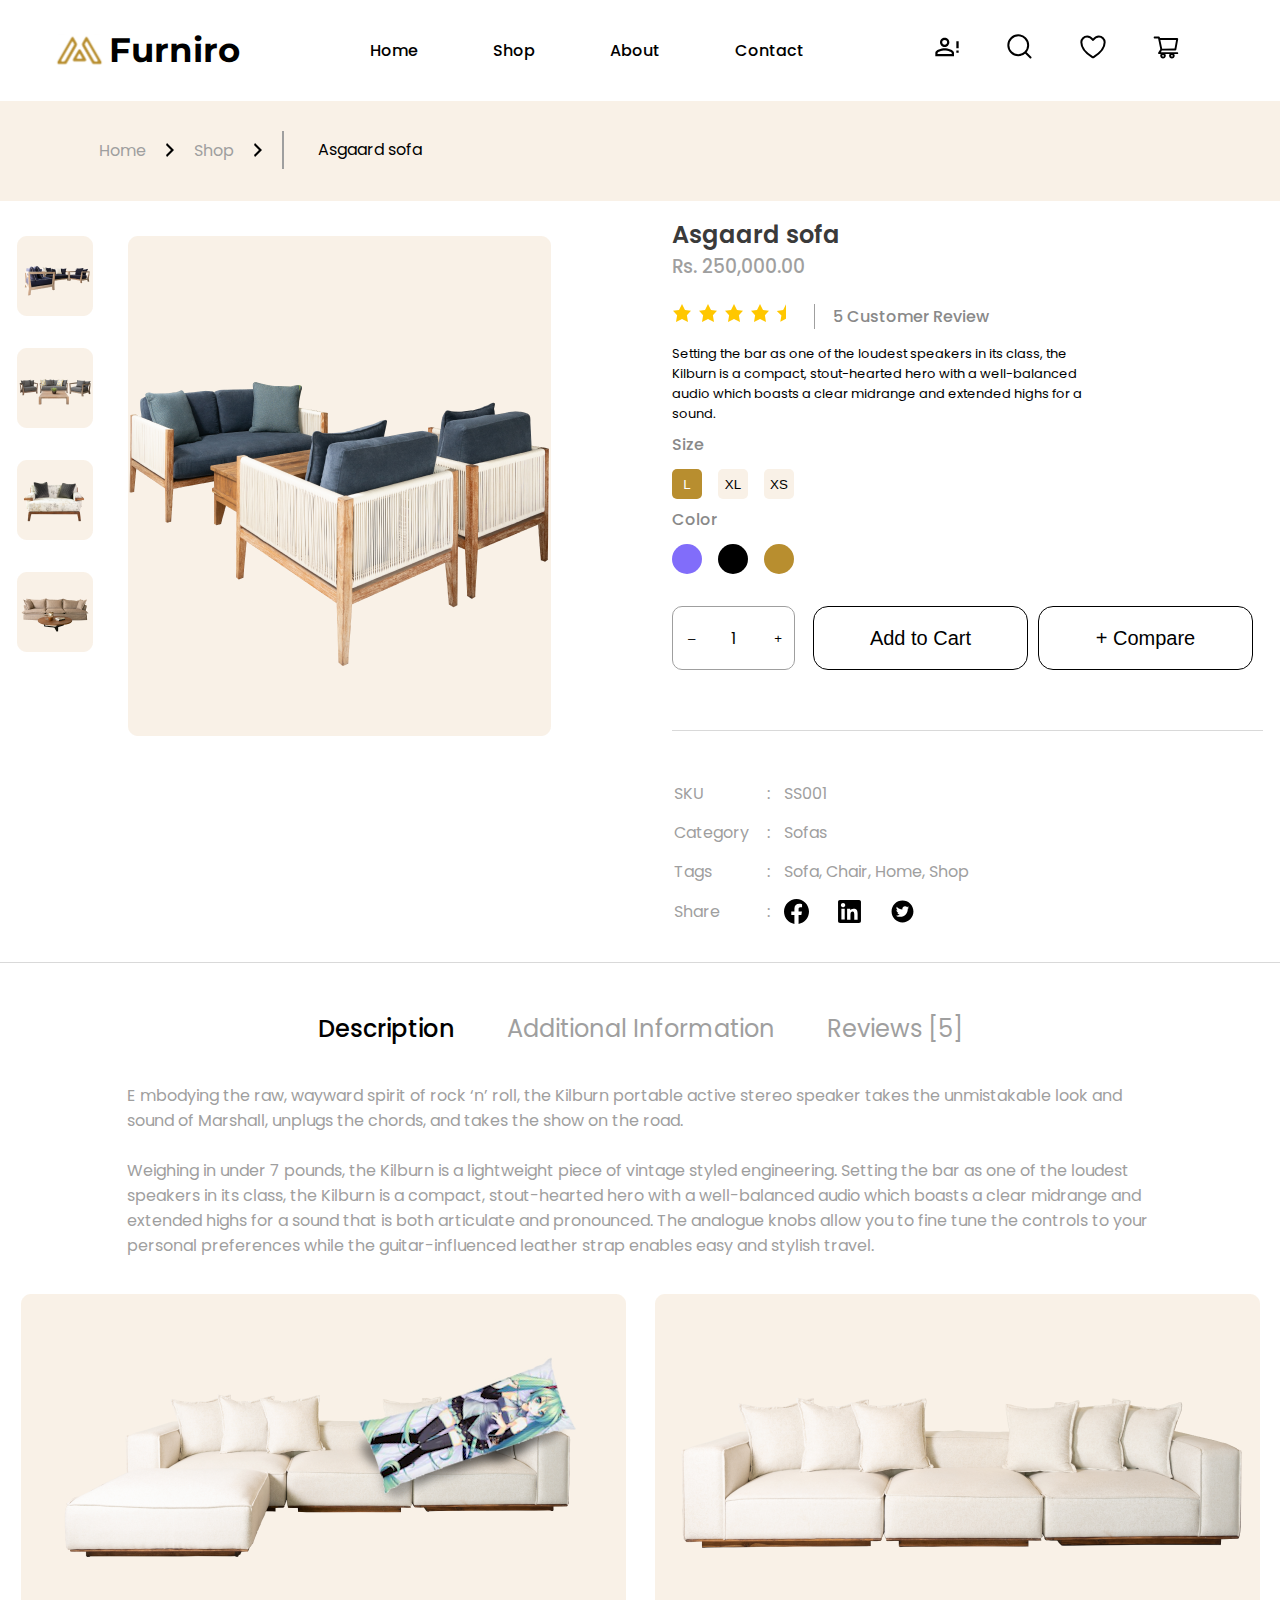
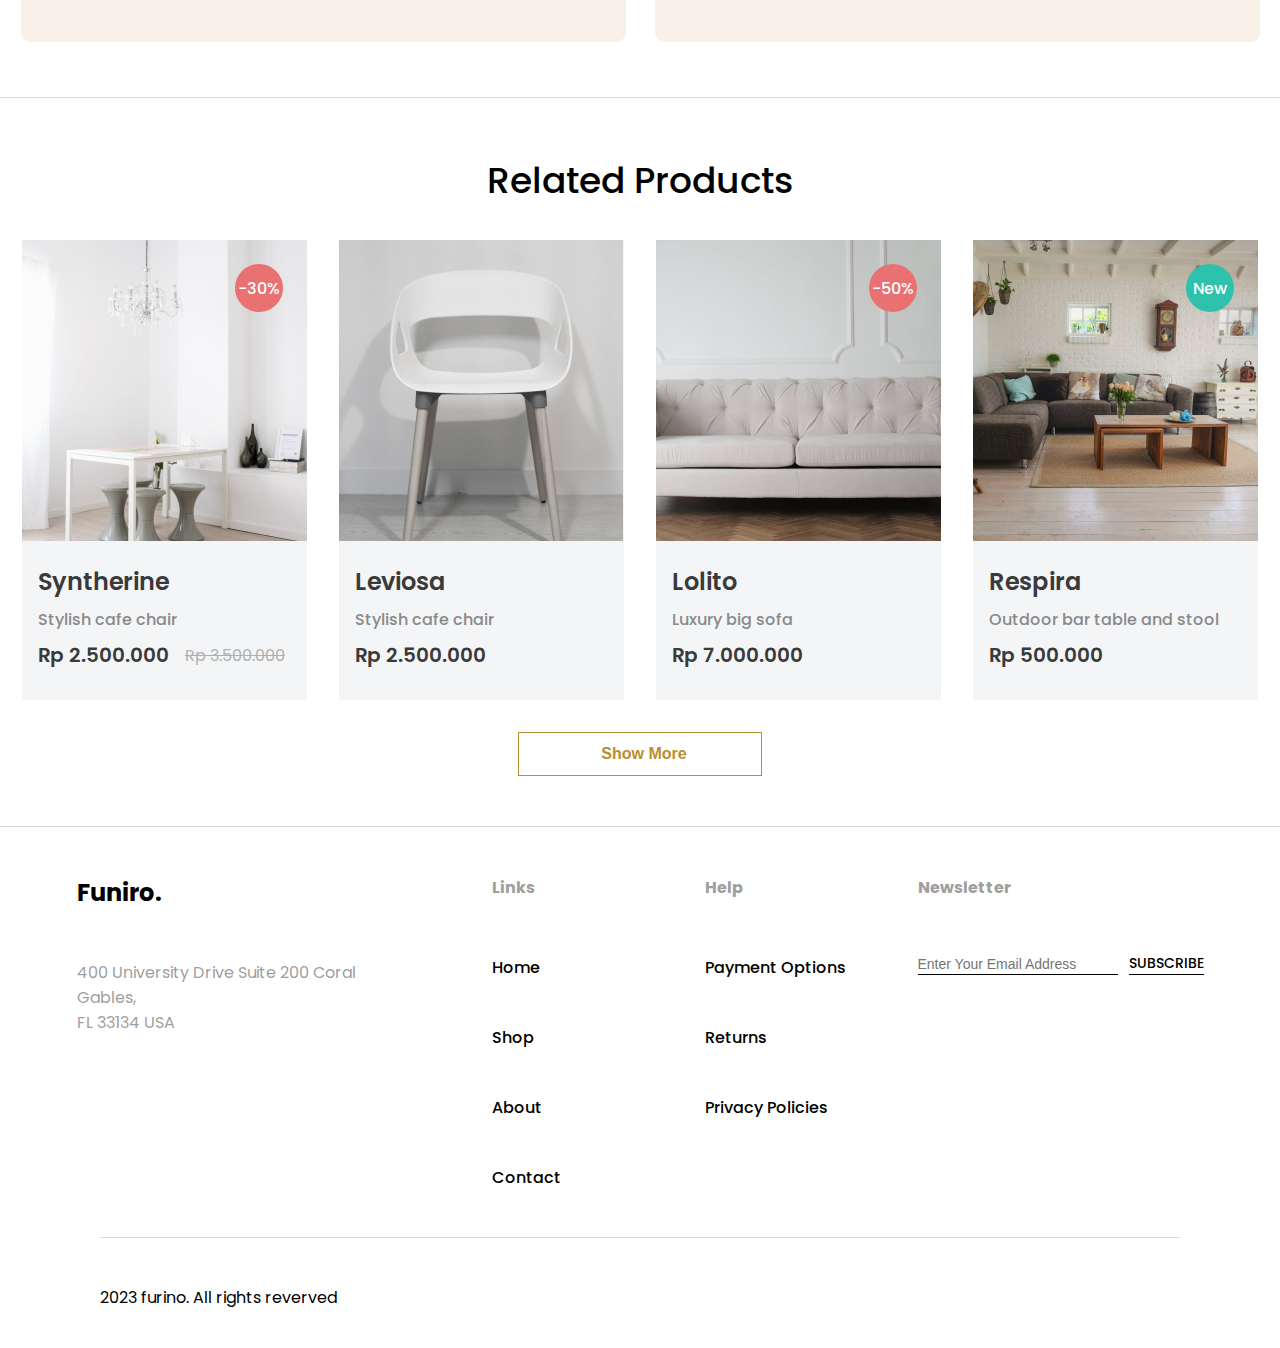
<file: single.html>
<!DOCTYPE html>
<html lang="en">

<head>
  <meta charset="UTF-8">
  <meta name="viewport" content="width=device-width, initial-scale=1.0">
  <title>Document</title>
  <link rel="stylesheet" href="global.css">
  <link rel="stylesheet" href="single.css">
</head>

<body>
  <header class="header">
    <a href="index.html" class="header-logo">
      <img alt="logo" src="img/Meubel House_Logos-05.svg">
      <div>Furniro</div>
    </a>
    <nav class="header-nav">
      <a href="index.html">Home</a>
      <a href="shop.html">Shop</a>
      <a href="about.html">About</a>
      <a href="contact.html">Contact</a>
    </nav>
    <div class="header-options">
      <a href="#"><img src="img/mdi_account-alert-outline.svg"></a>
      <a href="#"><img src="img/akar-icons_search.svg"></a>
      <a href="#"><img src="img/akar-icons_heart.svg"></a>
      <a href="#"><img src="img/ant-design_shopping-cart-outlined.svg"></a>
    </div>
  </header>
  <section class="breadcrumbs">
    <a href="#">Home</a>
    <img src="img/black-arrow-right.svg">
    <a href="#">Shop</a>
    <img src="img/black-arrow-right.svg">
    <p>Asgaard sofa</p>
  </section>
  <section class="single-product">
    <div class="product-gallery">
      <div class="product-img">
        <img src="img/sofa1.png">
        <img src="img/sofa2.png">
        <img src="img/sofa3.png">
        <img src="img/sofa4.png">
      </div>
      <img class="main-product-img" src="img/Sofa0.png">
    </div>
    <div class="product-info">
      <h2>Asgaard sofa</h2>
      <h3>Rs. 250,000.00</h3>
      <div class="product-rating">
        <div class="rating-stars">
          <img src="img/dashicons_star-filled.svg">
          <img src="img/dashicons_star-filled.svg">
          <img src="img/dashicons_star-filled.svg">
          <img src="img/dashicons_star-filled.svg">
          <img src="img/carbon_star-half.svg">
        </div>
        <p>5 Customer Review</p>
      </div>
      <p class="product-description">
        Setting the bar as one of the loudest speakers in its class, the <br> Kilburn is a compact, stout-hearted hero
        with
        a
        well-balanced <br> audio which boasts a clear midrange and extended highs for a <br> sound.
      </p>
      <div class="product-size">
        <div class="sizes">
          <p>Size</p>
          <div class="size-selection">
            <button class="active">L</button>
            <button>XL</button>
            <button>XS</button>
          </div>
        </div>
      </div>
      <div class="product-color">
        <p>Color</p>
        <div class="color-selection">
          <button class="purple"></button>
          <button class="black"></button>
          <button class="gold"></button>
        </div>
      </div>
      <div class="product-options">
        <div class="product-counter">
          <button>&#8211;</button><span>1</span><button>+</button>
        </div>
        <button class="more-options">Add to Cart</button>
        <button class="more-options">+ Compare</button>
      </div>
      <div class="product-meta">
        <table>
          <tr>
            <td>SKU</td>
            <td class="collon-gap">:</td>
            <td>SS001</td>
          </tr>
          <tr>
            <td>Category</td>
            <td class="collon-gap">:</td>
            <td>Sofas</td>
          </tr>
          <tr>
            <td>Tags</td>
            <td class="collon-gap">:</td>
            <td>Sofa, Chair, Home, Shop</td>
          </tr>
          <tr>
            <td>Share</td>
            <td class="collon-gap">:</td>
            <td class="icons">
              <a href="#"><img src="img/facebook-fill.svg"></a>
              <a href="#"><img src="img/linkedin-box-fill.svg"></a>
              <a href="#"><img src="img/twitter-circle-filled.svg"></a>
            </td>
          </tr>
        </table>
      </div>
    </div>
  </section>
  <section class="additional-info">
    <div class="additional-titles">
      <button href="#" class="active">Description</button>
      <button href="#">Additional Information</button>
      <button href="#">Reviews [5]</button>
    </div>
    <div class="depth-detail">
      E mbodying the raw, wayward spirit of rock ‘n’ roll, the Kilburn portable active stereo speaker takes the
      unmistakable
      look and sound of Marshall, unplugs the chords, and takes the show on the road.
      <br><br>
      Weighing in under 7 pounds, the Kilburn is a lightweight piece of vintage styled engineering. Setting the bar as
      one of
      the loudest speakers in its class, the Kilburn is a compact, stout-hearted hero with a well-balanced audio which
      boasts
      a clear midrange and extended highs for a sound that is both articulate and pronounced. The analogue knobs allow
      you to
      fine tune the controls to your personal preferences while the guitar-influenced leather strap enables easy and
      stylish
      travel.
    </div>
    <div class="detailed-pictures">
      <img src="img/Group 106.png">
      <img src="img/Group 107.png">
    </div>
  </section>
  <section class="similar">
    <div class="related-products">
      Related Products
    </div>
    <div class="product-list">
      <div class="product-card">
        <img src="img/Syltherine.png">
        <div class="product-tag">-30%</div>
        <div class="product-info">
          <h2>Syntherine</h2>
          <p>Stylish cafe chair</p>
          <div class="product-price">
            <span class="price-currnet">Rp 2.500.000</span>
            <span class="price-original">Rp 3.500.000</span>
          </div>
        </div>
        <div class="product-overlay">
          <button class="product-cart">Add to cart</button>
          <div class="product-links">
            <button><img src="img/gridicons_share.svg">Share</button>
            <button><img src="img/compare-svgrepo-com 1.svg">Compare</button>
            <button><img src="img/Heart.svg">Like</button>
          </div>
        </div>
      </div>
      <div class="product-card">
        <img src="img/Leviosa.png">
        <div class="product-info">
          <h2>Leviosa</h2>
          <p>Stylish cafe chair</p>
          <div class="product-price">
            <span class="price-currnet">Rp 2.500.000</span>
          </div>
        </div>
        <div class="product-overlay">
          <button class="product-cart">Add to cart</button>
          <div class="product-links">
            <button><img src="img/gridicons_share.svg">Share</button>
            <button><img src="img/compare-svgrepo-com 1.svg">Compare</button>
            <button><img src="img/Heart.svg">Like</button>
          </div>
        </div>
      </div>
      <div class="product-card">
        <img src="img/Lolito.png">
        <div class="product-tag">-50%</div>
        <div class="product-info">
          <h2>Lolito</h2>
          <p>Luxury big sofa</p>
          <div class="product-price">
            <span class="price-currnet">Rp 7.000.000</span>
          </div>
        </div>
        <div class="product-overlay">
          <button class="product-cart">Add to cart</button>
          <div class="product-links">
            <button><img src="img/gridicons_share.svg">Share</button>
            <button><img src="img/compare-svgrepo-com 1.svg">Compare</button>
            <button><img src="img/Heart.svg">Like</button>
          </div>
        </div>
      </div>
      <div class="product-card">
        <img src="img/Respira.png">
        <div class="product-tag new-tag">New</div>
        <div class="product-info">
          <h2>Respira</h2>
          <p>Outdoor bar table and stool</p>
          <div class="product-price">
            <span class="price-currnet">Rp 500.000</span>
          </div>
        </div>
        <div class="product-overlay">
          <button class="product-cart">Add to cart</button>
          <div class="product-links">
            <button><img src="img/gridicons_share.svg">Share</button>
            <button><img src="img/compare-svgrepo-com 1.svg">Compare</button>
            <button><img src="img/Heart.svg">Like</button>
          </div>
        </div>
      </div>
    </div>
    <button class="product-more">Show More</button>
  </section>
  <footer class="footer">
    <div class="footer-top">
      <div class="footer-location">
        <h2>Funiro.</h2>
        <p>400 University Drive Suite 200 Coral<br>Gables,<br>FL 33134 USA</p>
      </div>
      <div class="footer-links">
        <h3 class="links">Links</h3>
        <ul>
          <li><a href="#">Home</a></li>
          <li><a href="#">Shop</a></li>
          <li><a href="#">About</a></li>
          <li><a href="#">Contact</a></li>
        </ul>
      </div>
      <div class="footer-help">
        <h3 class="help">Help</h3>
        <ul>
          <li><a href="#">Payment Options</a></li>
          <li><a href="#">Returns</a></li>
          <li><a href="#">Privacy Policies</a></li>
        </ul>
      </div>
      <div class="footer-newsteller">
        <h3>Newsletter</h3>
        <form><input placeholder="Enter Your Email Address" type="text"><button>SUBSCRIBE</button></form>
      </div>
    </div>
    <div class="footer-rights">
      2023 furino. All rights reverved
    </div>
  </footer>
</body>

</html>
</file>
<file: global.css>
@import url('https://fonts.googleapis.com/css2?family=Poppins:ital,wght@0,100;0,200;0,300;0,400;0,500;0,600;0,700;0,800;0,900;1,100;1,200;1,300;1,400;1,500;1,600;1,700;1,800;1,900&display=swap');
@import url('https://fonts.googleapis.com/css2?family=Montserrat:ital,wght@0,100..900;1,100..900&display=swap');

* {
  box-sizing: border-box;
  margin: 0;
  padding: 0;
}

a {
  text-decoration: none;
  color: inherit;
}

a:hover {
  text-decoration: none;
  color: inherit;
}

picture {
  display: contents;
}

ul {
  list-style: none;
  padding: 0;
  margin: 0;
}

body {
  font-family: 'Poppins';
  margin-top: 100px;
}

.button {
  background-color: #B88E2F;
  padding: 25px 72px;
  font-size: 16px;
  font-weight: bold;
  color: #FFFFFF;
  display: block;
  width: max-content;
  transition: 0.125s;
  cursor: pointer;
}

.button:hover {
  color: #FFFFFF;
  background-color: #886a23;
}

.header {
  padding: 29px 100px 30px 54px;
  justify-content: space-between;
  display: flex;
  background-color: #FFFFFF;
  position: fixed;
  top: 0;
  left: 0;
  width: 100%;
  z-index: 10;
}

.header-logo {
  display: flex;
  align-items: center;
  gap: 5px;
  font-family: 'Montserrat';
  font-size: 34px;
  font-weight: bold;
}

.header-logo img {
  width: 50px;
  height: 32px;
}

.header-nav {
  color: #000;
  font-size: 16px;
  font-weight: 500;
  display: flex;
  justify-content: center;
  gap: 75px;
  align-items: center;
}

.header-options {
  display: flex;
  gap: 45px;
  align-items: center;
}

.footer {
  padding: 48px 0px 38px;
  border-top: 1px solid rgba(0, 0, 0, 17%);
  margin-top: 50px;
}

.footer-top {
  display: flex;
  align-items: start;
  justify-content: center;
}

.footer-location {
  margin-right: 136px;
}

.footer-location h2 {
  font-size: 24px;
  font-weight: bold;
}

.footer-location p {
  color: #9F9F9F;
  font-size: 16px;
  margin-top: 50px;
}

.footer h3 {
  font-size: 16px;
  color: #9F9F9F;
}

.footer ul {
  margin-top: 55px;
}

.footer li {
  margin-top: 45px;
  font-size: 16px;
  font-weight: 500;
}

.footer-links {
  margin-right: 144px;
}

.footer-help {
  margin-right: 72px;
}

.footer-newsteller form {
  display: flex;
  gap: 11px;
  margin-top: 53px;
}

.footer-newsteller form input {
  border: 0;
  border-bottom: 1px solid #000;
  outline: 0;
  color: #9F9F9F;
  font-size: 14px;
  width: 200px;
}

.footer-newsteller form button {
  border: 0;
  border-bottom: 1px solid #000;
  outline: 0;
  background-color: #FFFFFF;
  font-weight: 500;
  font-size: 14px;
  font-family: 'Poppins';
  cursor: pointer;
}

.footer-rights {
  font-size: 16px;
  padding-top: 47px;
  margin-left: 100px;
  border-top: 1px solid #D9D9D9;
  margin-top: 47px;
  margin-right: 100px;
}

.product-card {
  background-color: #F4F5F7;
  width: 285px;
  position: relative;
}

.product-info {
  padding: 16px 0px 30px 16px;
}

.product-info h2 {
  font-size: 24px;
  font-weight: 600;
  color: #3A3A3A;
}

.product-info p {
  color: #898989;
  font-size: 16px;
  font-weight: 500;
  margin-top: 8px;
}

.product-price {
  display: flex;
  gap: 16px;
  margin-top: 8px;
  align-items: center;
}

.price-currnet {
  font-size: 20px;
  font-weight: 600;
  color: #3A3A3A;
}

.price-original {
  color: #B0B0B0;
  font-size: 16px;
  text-decoration: line-through;
}

.products-title {
  font-size: 40px;
  font-weight: bold;
  display: flex;
  align-items: center;
  justify-content: center;
  margin-top: 56px;
}

.product-tag {
  background-color: #E97171;
  border-radius: 99999999px;
  width: 48px;
  height: 48px;
  display: flex;
  justify-content: center;
  align-items: center;
  position: absolute;
  top: 24px;
  right: 24px;
  color: #FFFFFF;
  font-size: 16px;
  font-weight: 500;
}

.new-tag {
  background-color: #2EC1AC;
}

.product-overlay {
  background-color: rgba(58, 58, 58, 72%);
  display: flex;
  align-items: center;
  justify-content: center;
  position: absolute;
  width: 100%;
  height: 100%;
  top: 0px;
  left: 0px;
  flex-direction: column;
  opacity: 0%;
  transition: 0.250s;
}

.product-overlay:hover {
  opacity: 100%;
}

.product-cart {
  background-color: #FFFFFF;
  color: #B88E2F;
  border: 0;
  outline: 0;
  padding: 12px 52px 12px 59px;
  font-size: 16px;
  font-weight: 600;
  cursor: pointer;
  transition: 0.250s;
}

.product-cart:hover {
  background-color: #adadad;
  opacity: 100%;
}

.product-links button {
  display: flex;
  align-items: center;
  justify-content: center;
  background: 0;
  border: 0;
  outline: 0;
  color: #FFFFFF;
  font-size: 16px;
  font-weight: 600;
  cursor: pointer;
  gap: 2px
}

.product-links {
  display: flex;
  justify-content: center;
  align-items: center;
  gap: 20px;
  margin-top: 24px;
}

.product-list {
  display: flex;
  justify-content: center;
  flex-wrap: wrap;
  gap: 32px;
  margin: 32px auto 0;
  max-width: 1236px;
}

.product-more {
  border: 1px solid #B88E2F;
  background-color: #FFFFFF;
  padding: 12px 74px 12px 82px;
  font-size: 16px;
  font-weight: 600;
  color: #B88E2F;
  margin: 32px auto 0;
  display: block;
  transition: 0.250s;
  cursor: pointer
}

.product-more:hover {
  background-color: #FFEDC6;
}

.company-info {
  background-color: #FAF3EA;
  padding: 100px 53px;
  display: flex;
  justify-content: center;
  gap: 55.33px;
  margin-top: 85px;
}

.company-block {
  display: flex;
  gap: 10px;
  width: 340px;
  align-items: center;
}

.company-block h2 {
  color: #242424;
  font-weight: 600;
  font-size: 25px;
}

.company-block p {
  font-size: 20px;
  font-weight: 500;
  color: #898989;
  margin-top: 2px;
}
</file>
<file: index.css>
.plant-picture {
    width: 100%;
}
.plant-collection {
    background-color: #FFF3E3;
    position: absolute;
    top: 153px;
    right: 58px;
    border-radius: 10px;
    width: 643px;
    padding: 62px 43px 37px 39px;
}

.plant-subtitle {
    color: #333333;
    letter-spacing: 3px;
    font-size: 16px;
    font-weight: 600;
}

.plant-title {
   color: #B88E2F;
   font-size: 58px;
   font-weight: bold;
   line-height: 65px;
   margin-top: 4px;
}

.plant-text {
    color: #333333;
    font-size: 18px;
    font-weight: 500;
    line-height: 24px;
    margin-top: 17px;
}

.plant-collection a {
   margin-top: 46px;
}

.range {
  margin-top: 56.47px;
}
.range-title {
  display: flex;
  justify-content: center;
  font-size: 32px;
  font-weight: bold;
  color: #333333;
}

.range-text {
  display: flex;
  justify-content: center;
  color: #666666;
  font-size: 20px;
}

.range-images {
  display: flex;
  justify-content: center;
  gap: 20px;
}

.range-select {
  display: flex;
  text-align: center;
  justify-content: center;
  gap: 20px;
  margin-top: 62.29px;
}

.range-select h3 {
  margin-top: 30px;
  font-size: 24px;
  font-weight: 600;
}

.inspiration {
  background-color: #FCF8F3;
  display: flex;
  justify-content: center;
  align-items: center;
  gap: 42px;
}

.small-block {
  background-color: #616161;
  width: 27px;
  height: 1px;
}

.rooms-info h2 {
  font-size: 40px;
  font-weight: bold;
  color: #3A3A3A;
}

.rooms-info p {
  color: #616161;
  font-weight: 500;
  font-size: 16px;
  margin-top: 7px;
}

.rooms-info a {
  background-color: #B88E2F;
  color: #FFFFFF;
  padding: 12px 36px;
  margin-top: 25px;
  display: block;
  width: max-content;
}

.rooms-info {
  width: 422px;
}

.room-detail {
  backdrop-filter: blur(3px);
  padding: 32px 17px 32px 32px;
  background-color: rgba(255, 255, 255, 72%);
}

.room-content {
  display: flex;
  justify-content: center;
  position: absolute;
  left: 24px;
  bottom: 24px;
  align-items: end;
}

.inspiration {
  position: relative;
  margin-top: 72px;
  padding: 44px 0px;
}

.inspiration-rooms {
  position: relative;
}

.room-detail h3 {
  display: flex;
  justify-content: center;
  align-items: center;
  gap: 8px;
  color: #616161;
  font-size: 16px;
  font-weight: 500;
}

.room-detail h2 {
  color: #3A3A3A;
  font-weight: 600;
  font-size: 28px;
}

.room-next {
  background-color: #B88E2F;
  padding: 12px;
  display: flex;
  width: max-content;
}

.room-buttons {
  display: flex;
  justify-content: center;
  gap: 20px;
  align-self: end;
  margin-bottom: 53px;
}

.room-buttons button  {
  border-radius: 99999px;
  border: 0;
  background-color: #D8D8D8;
  width: 11px;
  height: 11px;
}

.room-buttons div {
  width: 27px;
  height: 27px;
  display: flex;
  align-items: center;
  justify-content: center;
  border: 1px solid transparent;
  border-radius: 999999px;
}

.room-buttons .active button {
  background-color: #B88E2F;
  border: 1px solid #B88E2F;
}

.room-buttons .active {
  border: 1px solid #B88E2F;
}

.room-section {
  border-radius: 999999px;
  background-color: #FFFFFF;
  box-shadow: 0px 4px 14px 1px rgba(0, 0, 0, 16%);
  border: 0px;
  width: 48px;
  height: 48px;
  display: flex;
  align-items: center;
  justify-content: center;
  position: absolute;
  right: 55px;
  top: 50%;
  transform: translateY(-50%);
}

.furniture {
  margin-top: 64px;
}

.furniture-title {
  font-size: 20px;
  font-weight: 600;
  display: flex;
  justify-content: center;
  color: #616161;
}

.furniture-subtitle {
  font-size: 40px;
  font-weight: bold;
  color: #3a3a3a;
  margin-top: 8px;
  display: flex;
  justify-content: center;
}

.furniture img {
  width: 100%;
}
</file>
<file: blog.css>
.banner {
  position: relative;
  margin-bottom: 84px;
}

.banner-img {
  filter: blur(3px);
  -webkit-filter: blur(3px);
  width: 100%;
}

.banner-text {
  display: flex;
  justify-content: center;
  position: absolute;
  align-items: center;
  top: 0;
  left: 0;
  height: 100%;
  width: 100%;
  flex-direction: column;
}

.banner-text h2 {
  font-size: 48px;
  font-weight: 500;
}

.banner-text .breadcrumbs {
  display: flex;
  align-items: center;
  gap: 6px;
}


.blog-info {
  display: flex;
  gap: 35px;
  padding-top: 17px;
}

.blog-info div {
  display: flex;
  align-items: center;
}

.blog-info span {
  color: #9f9f9f;
  font-size: 16px;
  font-family: "Poppins";
}

.tag {
  display: flex;
  gap: 7px;
}

.post {
  padding-bottom: 54px;
}

.post h3 {
  font-size: 30px;
  font-weight: 500;
  font-family: "Poppins";
  padding-top: 15px;
}

.post p {
  color: #9f9f9f;
  font-size: 15px;
  font-family: "Poppins";
  padding-top: 12px;
  padding-bottom: 30px;
}

.post a {
  font-size: 16px;
  font-weight: 400;
  color: #000;
  position: relative;
}

.post a::after {
  content: "";
  width: 77px;
  height: 0px;
  border-top: 1px solid #000;
  display: block;
  position: absolute;
  margin-left: auto;
  margin-right: auto;
  left: 0;
  right: 0;
  text-align: center;
  margin-top: 12px;
}

.blog-category {
  width: 393px;
  padding: 22px 41px 61px 41px;
}

.blog-category h2 {
  font-size: 24px;
  font-weight: 500;
  font-family: 'Poppins';
  margin-bottom: 33px;
}

.searchbar input {
  border: 0;
  outline: 0;
  font-size: 16px;
  -webkit-appearance: none;
  -moz-appearance: none;
  text-indent: 1px;
  border-radius: 10px;
  color: #9F9F9F;
}

.searchbar {
  border-radius: 10px;
  border: 1px solid #9F9F9F;
  position: relative;
  width: max-content;
  padding: 17px 41px 17px 41px;
  display: flex;
  justify-content: start;
  width: 310px;
  height: 58px;
}

.searchbar img {
  position: absolute;
  top: 50%;
  right: 27px;
  transform: translateY(-50%);
}

.search-result {
  display: flex;
  justify-content: space-between;
}

.search-result span {
  color: #9F9F9F;
  display: flex;
  padding-bottom: 41px;
}

.common-blogs {
  padding: 123px 65px 61px 75px;
}

.recent-blogs {
  padding: 16px 65px 16px 76px;
  width: 393px;
}

.recent-blogs a {
  display: flex;
  gap: 12px;
  padding-bottom: 39px;
}

.detail-blog {
  justify-content: center;
  display: flex;
  flex-direction: column;
}

.detail-blog p {
  color: #000;
  font-size: 14px;
}

.detail-blog span {
  color: #9F9F9F;
  font-size: 12px;
  margin-top: 5px;
}

.pagination-buttons {
  justify-content: center;
  display: flex;
  gap: 38px;
  margin-top: 40px;
}

.pagination-buttons button {
  border-radius: 10px;
  outline: 0;
  background-color: #F9F1E7;
  padding: 15px 24px;
  border: 0;
  font-size: 20px;
  cursor: pointer;
  transition: 0.125s;
}

.pagination-buttons button.active {
  background-color: #B88E2F;
  color: #FFFFFF;
}

.pagination-buttons button:hover {
  background-color: #B88E2F;
  color: #FFFFFF;
}

.pagination-buttons button.next-section {
  padding: 15px 27px;
  font-weight: 300;
}

.active-blogs {
  display: flex;
  gap: 30px;
  max-width: 820px;
  justify-content: center;
  margin: auto;
}
</file>
<file: cart.css>
.banner {
  position: relative;
  margin-bottom: 84px;
}

.banner-img {
  filter: blur(3px);
  -webkit-filter: blur(3px);
  width: 100%;
  
}

.banner-text {
  display: flex;
  justify-content: center;
  position: absolute;
  align-items: center;
  top: 0;
  left: 0;
  height: 100%;
  width: 100%;
  flex-direction: column;
}

.banner-text h2 {
  font-size: 48px;
  font-weight: 500;
}

.banner-text .breadcrumbs {
  display: flex;
  align-items: center;
  gap: 6px;
}

table {
  border-spacing: 0;
  border-collapse: collapse;
}

.item-price {
  color: #9F9F9F;
  font-size: 16px;
}

.products-cart td {
  padding-right: 34px;
}

.product-finalprice {
  font-size: 16px;
  color: black;
}

.product-final {
  color: #9F9F9F;
  font-size: 16px;
}

.background th div {
  background-color: #F9F1E7;
  width: 100%;
  height: 55px;
  display: flex;
  align-items: center;
  padding-left: 12px;
}

.background th {
  padding-bottom: 55px;

}

td.number-inputer {
  padding-right: 58px;
  padding-left: 58px;
}

.number-inputer input {
  height: 32px;
  width: 32px;
  border-radius: 5px;
  border: 1px solid #9F9F9F;
}

.number-inputer input::-webkit-outer-spin-button,
.number-inputer input::-webkit-inner-spin-button {
  -webkit-appearance: none;
}

.cart {
  display: flex;
  gap: 30px;
  justify-content: center;
  align-items: flex-start;
}

.cart-total {
  display: flex;
  flex-direction: column;
  background-color: #F9F1E7;
  align-items: center;
  width: 393px;
}

.cart-total h2 {
  font-weight: 600;
  margin-bottom: 30px;
  font-size: 32px;
  margin-top: 15px;

}

.cart-total td {
  padding-top: 30px;
}

.in-total {
  font-size: 16px;
  font-weight: 500;
  padding-right: 30px;
  text-align: left;
}

.highlighted {
  font-weight: 500;
  font-size: 20px;
  color: #B88E2F;
  text-align: right;
}

.sub {
  color: #9F9F9F;
  font-size: 16px;
  text-align: right;
}

.checkout-button {
  background-color: transparent;
  outline: 0;
  border-radius: 15px;
  border: 1px solid #000;
  font-size: 20px;
  padding: 14px 58px;
  margin-top: 56px;
  margin-bottom: 80px;
  cursor: pointer;
}
</file>
<file: checkout.css>
.banner {
  position: relative;
  margin-bottom: 84px;
}

.banner-img {
  filter: blur(3px);
  -webkit-filter: blur(3px);
  width: 100%;

}

.banner-text {
  display: flex;
  justify-content: center;
  position: absolute;
  align-items: center;
  top: 0;
  left: 0;
  height: 100%;
  width: 100%;
  flex-direction: column;
}

.banner-text h2 {
  font-size: 48px;
  font-weight: 500;
}

.banner-text .breadcrumbs {
  display: flex;
  align-items: center;
  gap: 6px;
}

.billing {
  display: flex;
  justify-content: center;
  gap: 26px
}

.billing form {
  display: flex;
  flex-direction: column;
  gap: 36px;
  width: 608px;
  padding: 33px 78px 73px 75px;
}

.billing label div {
  margin-bottom: 22px;
  font-size: 16px;
  font-weight: 500;
}

.billing form input {
  border-radius: 10px;
  border: 1px solid #9F9F9F;
  outline: 0;
  height: 75px;
  font-size: 16px;
  padding-left: 30px;
  padding-right: 30px;
  width: 100%;
}

.name-billing {
  display: flex;
  align-content: center;
  gap: 31px;
}

.name-billing label input {
  width: 211px;
}

.country-select select {
  border: 0;
  outline: 0;
  height: 75px;
  font-size: 16px;
  padding-left: 30px;
  padding-right: 30px;
  -webkit-appearance: none;
  -moz-appearance: none;
  text-indent: 1px;
  text-overflow: '';
  border-radius: 10px;
  font-size: 16px;
  color: #9F9F9F;
}

.country-select {
  border-radius: 10px;
  border: 1px solid #9F9F9F;
  position: relative;
}

.country-select img {
  position: absolute;
  top: 50%;
  right: 27px;
  transform: translateY(-50%);
}

.province-select select {
  border: 0;
  outline: 0;
  height: 75px;
  font-size: 16px;
  padding-left: 30px;
  padding-right: 30px;
  -webkit-appearance: none;
  -moz-appearance: none;
  text-indent: 1px;
  text-overflow: '';
  border-radius: 10px;
  font-size: 16px;
  color: #9F9F9F;
}

.province-select {
  border-radius: 10px;
  border: 1px solid #9F9F9F;
  position: relative;
}

.province-select img {
  position: absolute;
  top: 50%;
  right: 27px;
  transform: translateY(-50%);
}

.order-placement {
  width: 608px;
  padding: 79px 35px 94px 39px;
}

.order-subtotal {
  font-weight: 500;
  font-size: 24px;
  display: flex;
  justify-content: space-between;
  padding-bottom: 14px;
}

.total-products {
  display: flex;
  justify-content: space-between;
  padding-bottom: 22px;
}

.name-product {
  color: #9F9F9F;
  font-size: 16px;
  padding-bottom: 22px;
}

.order-nofee {
  display: flex;
  justify-content: space-between;
  padding-bottom: 22px;
}

.final-total {
  display: flex;
  justify-content: space-between;
  align-items: center;
  padding-bottom: 33.5px;
}

.price-total {
  color: #B88E2F;
  font-weight: bold;
  font-size: 24px;
}

.black-circle {
  background-color: #000;
  width: 14px;
  height: 14px;
  border-radius: 99999px;
}

.payment-method-1 {
  border-top: 1px solid #D9D9D9;
  display: flex;
  align-items: center;
  gap: 15px;
  padding-top: 22.5px;
}

.payment-info {
  color: #868686;
  font-weight: 100;
  padding-top: 11px;
}

.empty-circle {
  border: 1px solid #9F9F9F;
  width: 14px;
  height: 14px;
  border-radius: 99999px;
}

.payment-method-2 {
  display: flex;
  align-items: center;
  gap: 15px;
  padding-top: 25px;
  color: #9F9F9F;
  font-size: 16px;
  font-weight: 500;
}

.payment-method-3 {
  display: flex;
  align-items: center;
  gap: 15px;
  padding-top: 11px;
  color: #9F9F9F;
  font-size: 16px;
  font-weight: 500;
}

.personal-data {
  padding-top: 22px;
}

.personal-data p {
  font-size: 16px;
  font-weight: 100;
}

.personal-data span {
  font-weight: 600;
  font-size: 16px;
}

.placing-order {
  width: 320px;
  height: 64px;
  background-color: transparent;
  border-radius: 15px;
  border: 1px solid #000000;
  outline: 0;
  font-size: 20px;
  cursor: pointer;
  margin: auto;
  display: block;
  margin-top: 39px;
}
</file>
<file: comparison.css>
.banner {
  position: relative;
}

.banner-img {
  filter: blur(3px);
  -webkit-filter: blur(3px);
  width: 100%;

}

.banner-text {
  display: flex;
  justify-content: center;
  position: absolute;
  align-items: center;
  top: 0;
  left: 0;
  height: 100%;
  width: 100%;
  flex-direction: column;
}

.banner-text h2 {
  font-size: 48px;
  font-weight: 500;
}

.banner-text .breadcrumbs {
  display: flex;
  align-items: center;
  gap: 6px;
}


.rating-stars {
  display: flex;
  align-items: center;
  gap: 6px;
  margin-right: 18px;
}

.rating-stars span {
  font-size: 18px;
  font-weight: 500;
}

.review {
  font-size: 13px;
  color: #9f9f9f;
  border-left: 1px solid #D9D9D9;
  font-weight: 400;
  padding: 5px 0 5px 9px;
}

.product-detail {
  text-align: left;
}

.product-detail h3 {
  font-size: 24px;
  font-weight: 500;
  display: flex;
  align-items: center;
}

.product-detail p {
  font-size: 18px;
  font-weight: 500;
  display: flex;
  align-items: center;
  margin-bottom: 7px;
  margin-top: 6px;
}

.product-page {
  text-align: left;
  min-width: 280px;
}

.product-page h2 {
  font-size: 28px;
  font-weight: 500;
}

.product-page a {
  border-bottom: 1px solid #727272;
  font-size: 20px;
  font-weight: 500;
  color: #727272;
}

.choose h2 {
  align-items: left;
  display: flex;
}

.choose div {
  background-color: #B88E2F;
  color: #FFFFFF;
  border-radius: 6px;
  justify-content: space-between;
  padding-top: 6px;
  padding-bottom: 7px;
  width: 242px;
  display: flex;
  padding: 6px 15.5px 7px 18px;
  margin-top: 14px;
}

.choose select {
  background: transparent;
  border: 0;
  outline: 0;
  color: #FFFFFF;
  -webkit-appearance: none;
  -moz-appearance: none;
  text-indent: 1px;
  text-overflow: '';
  font-weight: 600;
  font-size: 14px;
  height: 26px;
}

.compare table {
  border-spacing: 0;
  border-collapse: collapse;
}

.compare th {
  padding: 13px 25px 64px 25px;
  vertical-align: top;
}

.compare .choose {
  padding-top: 62px;
}

.title {
  font-size: 28px;
  font-weight: 500;
}

.compare td {
  padding: 17px 34px 17px 42px;
  border-left: 1px solid #E8E8E8;
}

.new-section td {
  border-top: 1px solid #E8E8E8;
}

.cart-button {
  border: 0;
  outline: 0;
  font-size: 20px;
  font-weight: 400;
  background-color: #B88E2F;
  color: #FFFFFF;
  padding: 17px 48px;
}
</file>
<file: contact.css>
.banner {
  position: relative;
  margin-bottom: 84px;
}

.banner-img {
  filter: blur(3px);
  -webkit-filter: blur(3px);
  width: 100%;
}

.banner-text {
  display: flex;
  justify-content: center;
  position: absolute;
  align-items: center;
  top: 0;
  left: 0;
  height: 100%;
  width: 100%;
  flex-direction: column;
}

.banner-text h2 {
  font-size: 48px;
  font-weight: 500;
}

.banner-text .breadcrumbs {
  display: flex;
  align-items: center;
  gap: 6px;
}

.contact-section {
  display: flex;
  justify-content: center;
  margin-top: 14px;
  gap: 32px;
}

.in-touch {
  max-width: fit-content;
  margin-inline: auto;
}

.in-touch h3 {
  color: black;
  font-weight: 600;
  font-size: 36px;
  justify-content: center;
  display: flex;
}

.in-touch p {
  color: #9f9f9f;
  font-size: 16px;
  text-align: center;
  display: flex;
}

.contacts {
  display: flex;
  flex-direction: column;
  gap: 42px;
  padding: 46px 75px 71px 46px;
}

.address-contacts {
  display: flex;
  align-items: start;
}

.additional-info {
  padding-top: 12px;
  padding-left: 30px;
}

.phone-numbers {
  padding-left: 20px;
}

.phone-contacts {
  display: flex;
  align-items: start;
}

.working-contacts {
  display: flex;
  align-items: start;
}

.working-hours {
  padding-left: 20px;
}

.personal-section {
  width: 530px;
  padding: 119px 52px 63px 52px;
}

.personal-section label {
  padding: 36px;
}

.personal-section input {
  border-radius: 10px;
  border: 1px solid #9f9f9f;
  outline: 0;
  height: 75px;
  font-size: 16px;
  padding-left: 30px;
  padding-right: 30px;
  width: 100%;
  font-family: 'Poppins';
}

.personal-section div {
  font-weight: 500;
  font-size: 16px;
  padding-bottom: 22px;
}

.personal-section button {
  background-color: #B88E2F;
  border-radius: 5px;
  outline: 0;
  font-size: 16px;
  color: #fff;
  padding: 14px 89px;
  border: 0;
  font-family: 'Poppins';
  display: flex;
  align-items: center;
  cursor: pointer;
  margin-top: 49px;
  transition: 0.250s;
}

.personal-section button:hover {
  background-color: #7a5e1d;
}

.detailed-message textarea {
  resize: none;
  border-radius: 10px;
  border: 1px solid #9f9f9f;
  outline: 0;
  height: 120px;
  font-size: 16px;
  padding: 26px 30px 0px 30px;
  width: 100%;
  font-family: "Poppins";
}
</file>
<file: shop.css>
.banner {
  position: relative;
}

.banner-img {
  filter: blur(3px);
  -webkit-filter: blur(3px);
  width: 100%;
  
}

.banner-text {
  display: flex;
  justify-content: center;
  position: absolute;
  align-items: center;
  top: 0;
  left: 0;
  height: 100%;
  width: 100%;
  flex-direction: column;
}

.banner-text h2 {
  font-size: 48px;
  font-weight: 500;
}

.banner-text .breadcrumbs {
  display: flex;
  align-items: center;
  gap: 6px;
}


.products-filters {
  display: flex;
  justify-content: space-between;
  background-color: #F9F1E7;
  padding: 22px 100px 23px 98px;
}

.filters {
  display: flex;
  align-items: center;
  gap: 24px;
  
}

.filters button {
  display: flex;
  align-items: center;
  gap: 12px;
  border: 0;
  outline: 0;
  background-color: transparent;
  cursor: pointer;
}

.filters button p {
  font-size: 20px;
}

.product-results {
  border-left: 1px solid #9F9F9F;
  padding-left: 34px;
}

.display {
  display: flex;
  align-items: center;
  gap: 29px;
}

.display-numbers {
  display: flex;
  align-items: center;
  gap: 17px;
}

.display-numbers input {
  width: 55px;
  height: 55px;
  outline: 0;
  border: 0;
  color: #9F9F9F;
  font-size: 20px;
  display: flex;
  text-align: center;
}

.display-numbers input[type=number] {
  -moz-appearance: textfield;
}

.display-numbers input::-webkit-outer-spin-button,
.display-numbers input::-webkit-inner-spin-button {
  -webkit-appearance: none;
}

.display-sort {
  display: flex;
  align-items: center;
  gap: 30px;
}

.display-sort select {
  border: 0;
  outline: 0;
  width: 188px;
  height: 55px;
  background-color: #FFFFFF;
  padding: 12px 86px 13px 30px;
  appearance: none;
  font-size: 20px;
  color: #9F9F9F;
}

.pagination-buttons {
  justify-content: center;
  display: flex;
  gap: 38px;
  margin-top: 40px;
}

.pagination-buttons button {
  border-radius: 10px;
  outline: 0;
  background-color: #F9F1E7;
  padding: 15px 24px;
  border: 0;
  font-size: 20px;
  cursor: pointer;
  transition: 0.125s;
}


.pagination-buttons button.active {
  background-color: #B88E2F;
  color: #FFFFFF;
}

.pagination-buttons button:hover {
  background-color: #B88E2F;
  color: #FFFFFF;
}

.pagination-buttons button.next-section {
  padding: 15px 27px;
  font-weight: 300;
}

.footer {
  margin-top: 0px;
}
</file>
<file: single.css>
.breadcrumbs {
  background-color: #F9F1E7;
  padding: 31px 99px 32px;
  display: flex;
  align-items: center;
}

.breadcrumbs a {
  color: #9F9F9F;
  font-size: 16px;
}

.breadcrumbs img {
  margin: 0px 14px;
}

.breadcrumbs p {
  font-size: 16px;
  padding: 6px 34px 7px;
  border-left: 2px solid #9F9F9F;

}

.single-product {
  display: flex;
  gap: 82px;
  justify-content: center;
}

.main-product-img {
  height: 500px;
  width: 481px;
}

.product-gallery {
  margin-top: 35px;
  display: flex;
}

.product-img {
  display: flex;
  flex-direction: column;
  gap: 32px;
}

.product-rating {
  display: flex;
  align-items: center;
  margin-top: 15px;
}

.product-rating p {
  margin-top: 0px;
  padding-left: 18px;
  border-left: 1px solid #9F9F9F;
}

.rating-stars {
  display: flex;
  align-items: center;
  gap: 6px;
  margin-right: 18px;
}

.product-info h2 {
  font-size: 42px;
  color: #000;
  font-weight: 400;
}

.product-info h3 {
  font-size: 24;
  font-weight: 500;
  color: #9F9F9F;
}

.product-info .product-description {
  font-size: 13px;
  color: #000;
  font-weight: 400;
  margin-top: 15px;
}

.product-sizes {
  margin-top: 12px;
}

.sizes p {
  font-size: 14px;
  font-weight: 400;
  margin-top: 22px;
}

.sizes .active {
  background-color: #B88E2F;
  color: hsl(0, 0%, 100%);
}

.sizes button {
  background-color: #F9F1E7;
  color: #000;
  width: 30px;
  height: 30px;
  border: 0;
  outline: 0;
  border-radius: 5px;
  cursor: pointer;
}

.size-selection {
  margin-top: 12px;
  display: flex;
  gap: 16px;
}

.product-color p {
  font-size: 14px;
  font-weight: 400;
  margin-top: 18px;
}

.product-color button {
  width: 30px;
  height: 30px;
  border-radius: 999999px;
  border: 0;
  outline: 0;
}

.product-color .purple {
  background-color: #816DFA;
}

.product-color .black {
  background-color: #000
}

.product-color .gold {
  background-color: #B88E2F;
}

.color-selection {
  margin-top: 12px;
  display: flex;
  gap: 16px;
}

.product-options {
  display: flex;
  margin-top: 32px;
}

.product-counter {
  width: 123px;
  border-radius: 10px;
  border: 1px solid #9F9F9F;
  display: flex;
  justify-content: space-between;
  height: 64px;
  align-items: center;
  margin-right: 18px;
}

.product-counter button {
  outline: 0;
  border: 0;
  background-color: transparent;
  padding: 0px 12px 0px 15px;
  cursor: pointer;
}

.more-options {
  outline: 0;
  border: 1px solid #000;
  background-color: #FFFFFF;
  border-radius: 15px;
  width: 215px;
  height: 64px;
  font-size: 20px;
  padding: 17px 0px;
  margin-right: 10px;
  cursor: pointer;
  transition: 0.125s;
}

.more-options:hover {
  background-color: #e6e5e5;
}

.product-meta {
  margin-top: 60px;
  color: #9F9F9F;
  font-size: 16px;
  border-top: 1px solid #D9D9D9;
  padding-top: 42px;
}

.product-meta td {
  padding-top: 6px;
  padding-bottom: 6px;
}

.collon-gap {
  padding-left: 16px;
  padding-right: 12px;
}

.icons img {
  margin-right: 24px;
  width: 25px;
  height: 25px;
  vertical-align: middle;
}

.additional-info {
  border-top: 1px solid #D9D9D9;
}

.additional-titles {
  display: flex;
  justify-content: center;
  gap: 52px;
  margin-bottom: 37px;
  margin-top: 48px;
}

.additional-titles button {
  border: 0;
  background-color: transparent;
  cursor: pointer;
  font-size: 24px;
  color: #9F9F9F;
  font-weight: 400;
  font-family: 'Poppins';
}

.additional-titles .active {
  color: #000;
  font-weight: 500;
}

.depth-detail {
  display: flex;
  color: #9F9F9F;
  font-size: 16px;
  margin: auto;
  width: 1026px;
}

.detailed-pictures {
  display: flex;
  justify-content: center;
  gap: 29px;
  margin-top: 36px;
}

.product-card {
  background-color: #F4F5F7;
  width: 285px;
  position: relative;
}

.product-info {
  padding: 16px 0px 30px 16px;
}

.product-info h2 {
  font-size: 24px;
  font-weight: 600;
  color: #3A3A3A;
}

.product-info p {
  color: #898989;
  font-size: 16px;
  font-weight: 500;
  margin-top: 8px;
}

.product-price {
  display: flex;
  gap: 16px;
  margin-top: 8px;
  align-items: center;
}

.price-currnet {
  font-size: 20px;
  font-weight: 600;
  color: #3A3A3A;
}

.price-original {
  color: #B0B0B0;
  font-size: 16px;
  text-decoration: line-through;
}

.products-title {
  font-size: 40px;
  font-weight: bold;
  display: flex;
  align-items: center;
  justify-content: center;
  margin-top: 56px;
}

.product-tag {
  background-color: #E97171;
  border-radius: 99999999px;
  width: 48px;
  height: 48px;
  display: flex;
  justify-content: center;
  align-items: center;
  position: absolute;
  top: 24px;
  right: 24px;
  color: #FFFFFF;
  font-size: 16px;
  font-weight: 500;
}

.new-tag {
  background-color: #2EC1AC;
}

.product-overlay {
  background-color: rgba(58, 58, 58, 72%);
  display: flex;
  align-items: center;
  justify-content: center;
  position: absolute;
  width: 100%;
  height: 100%;
  top: 0px;
  left: 0px;
  flex-direction: column;
  opacity: 0%;
  transition: 0.250s;
}

.product-overlay:hover {
  opacity: 100%;
}

.product-cart {
  background-color: #FFFFFF;
  color: #B88E2F;
  border: 0;
  outline: 0;
  padding: 12px 52px 12px 59px;
  font-size: 16px;
  font-weight: 600;
  cursor: pointer;
  transition: 0.250s;
}

.product-cart:hover {
  background-color: #adadad;
  opacity: 100%;
}

.product-links button {
  display: flex;
  align-items: center;
  justify-content: center;
  background: 0;
  border: 0;
  outline: 0;
  color: #FFFFFF;
  font-size: 16px;
  font-weight: 600;
  cursor: pointer;
  gap: 2px
}

.product-links {
  display: flex;
  justify-content: center;
  align-items: center;
  gap: 20px;
  margin-top: 24px;
}

.product-list {
  display: flex;
  justify-content: center;
  flex-wrap: wrap;
  gap: 32px;
  margin: 32px auto 0;
  max-width: 1236px;
}

.related-products {
  font-size: 36px;
  font-weight: 500;
  font-family: 'Poppins';
  text-align: center;
  border-top: 1px solid #D9D9D9;
  padding-top: 55px;
}

.similar {
  margin-top: 55px;
}
</file>
